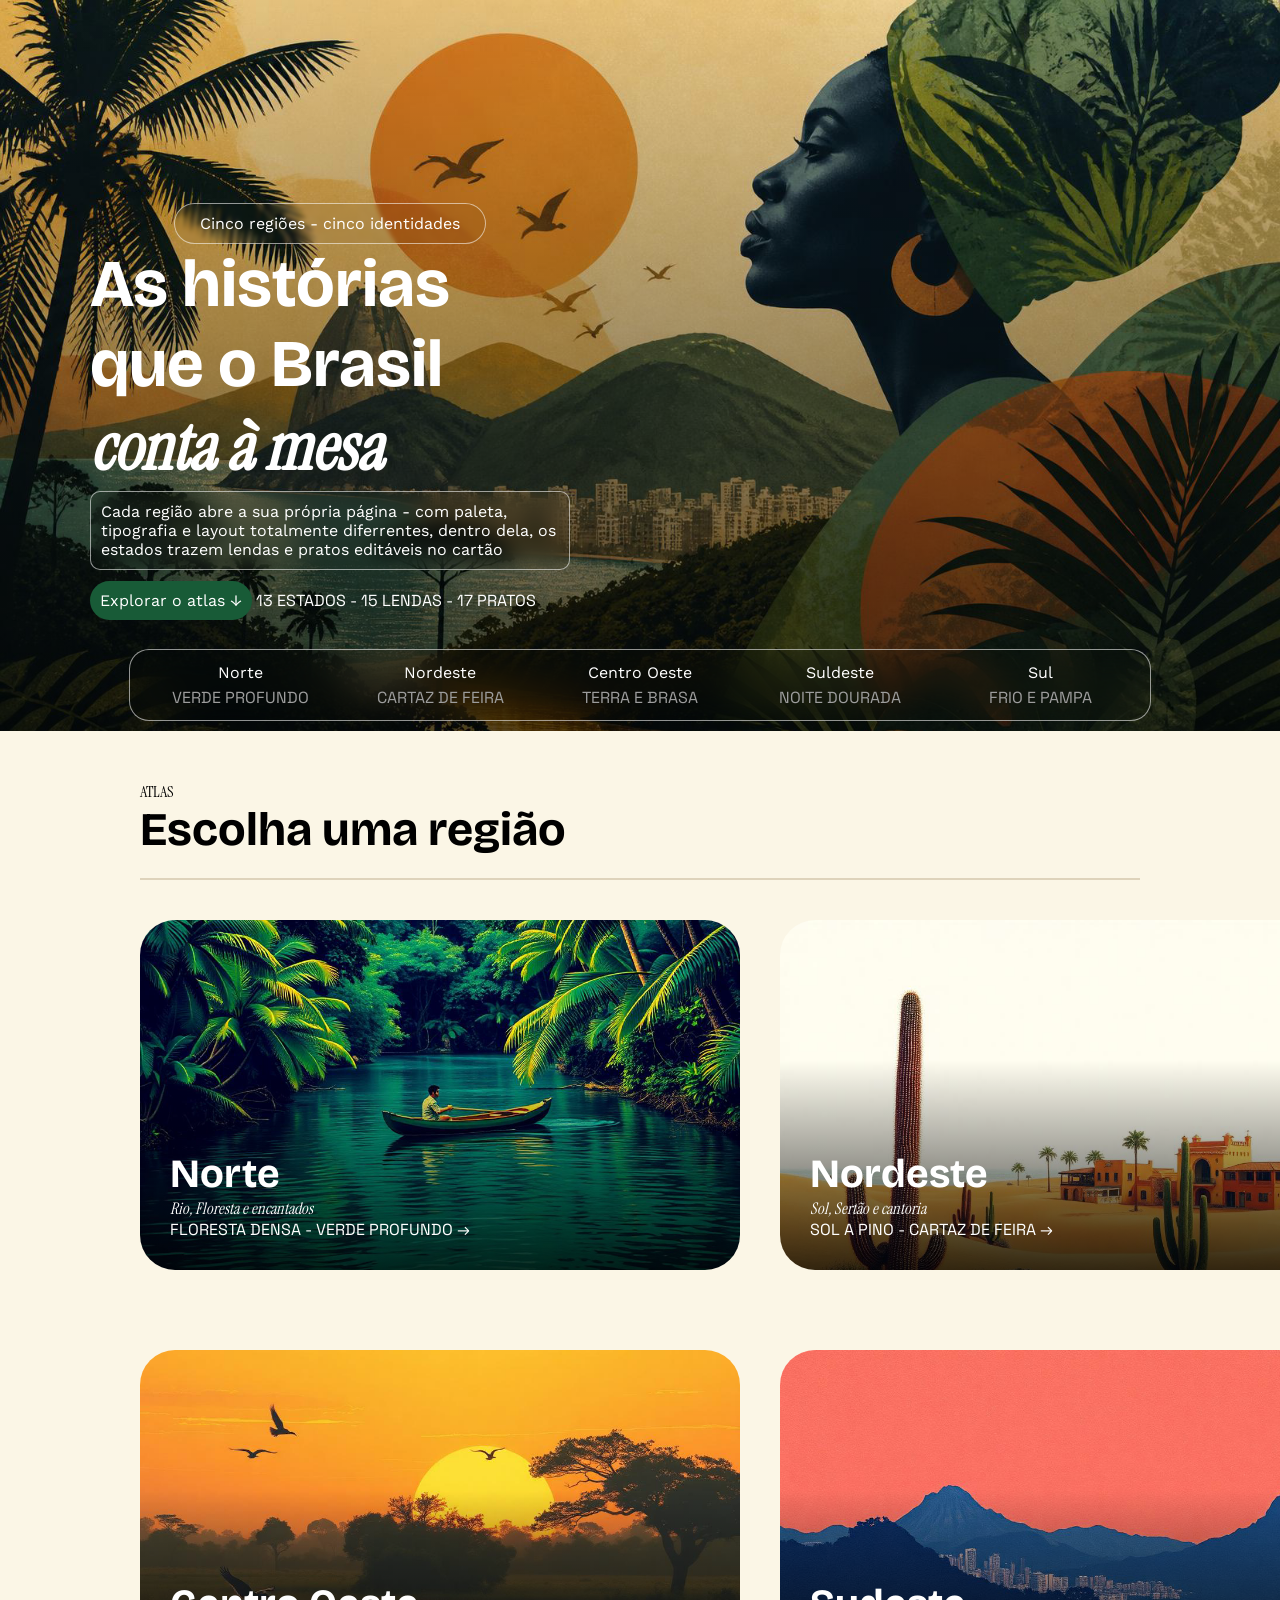
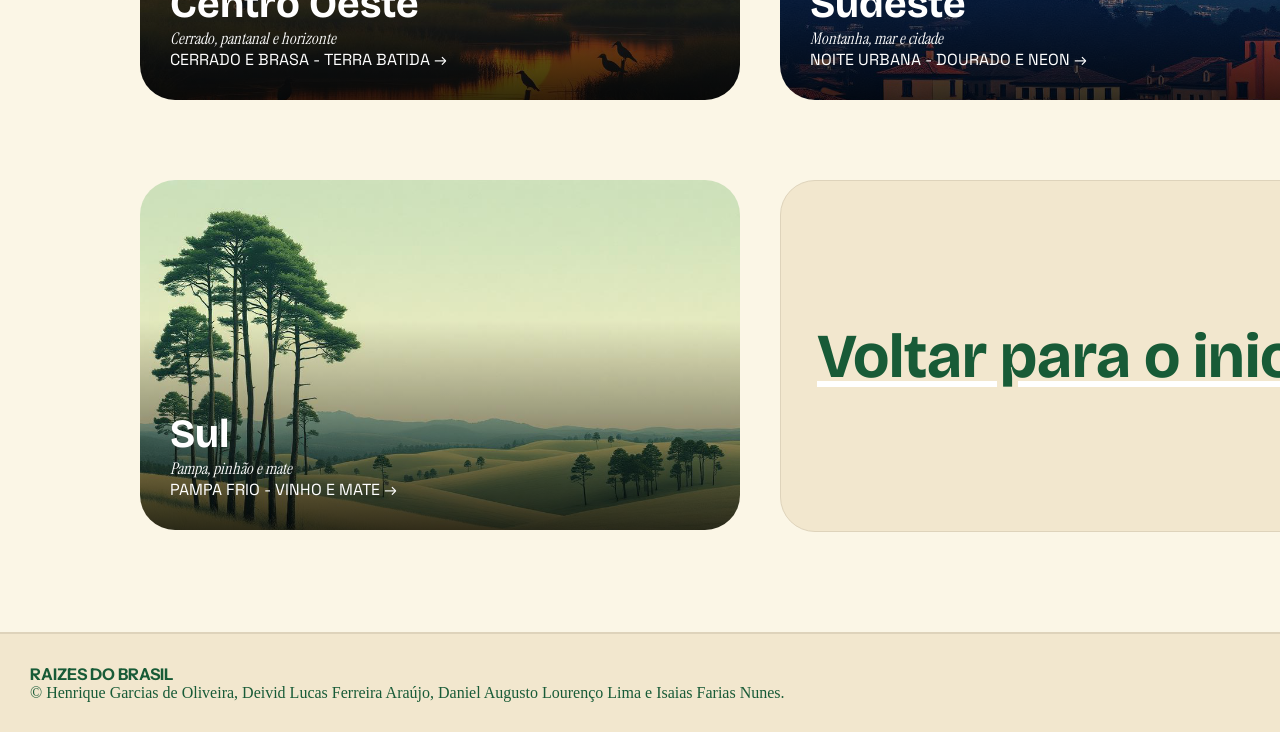
<file: index.html>
<!doctype html>
<html lang="pt-br">
    <head>
        <meta charset="UTF-8" />
        <meta name="viewport" content="width=device-width, initial-scale=1.0" />
        <title>Folclore Brasileiro</title>
        <link rel="icon" type="image/png" href="./Img/icon.png" />
        <link rel="stylesheet" href="style.css" />
    </head>
    <body>
        <header id="header">
            <div id="title">
                <p id="subtitle">Cinco regiões - cinco identidades</p>
                <h1 id="h1-1">As histórias<br />que o Brasil</h1>
                <h1 id="h1-2">conta à mesa</h1>
                <p id="subtext">
                    Cada região abre a sua própria página - com paleta,
                    tipografia e layout totalmente diferrentes, dentro dela, os
                    estados trazem lendas e pratos editáveis no cartão
                </p>
                <div>
                    <p>
                        <a href="#atlas">Explorar o atlas ↓</a> 13 ESTADOS - 15
                        LENDAS - 17 PRATOS
                    </p>
                </div>
            </div>
            <div class="container">
                <div class="box">
                    <p class="nameregions">Norte</p>
                    <p class="nameregions">Nordeste</p>
                    <p class="nameregions">Centro Oeste</p>
                    <p class="nameregions">Suldeste</p>
                    <p class="nameregions">Sul</p>
                </div>
                <div class="box">
                    <p class="exampleregions">VERDE PROFUNDO</p>
                    <p class="exampleregions">CARTAZ DE FEIRA</p>
                    <p class="exampleregions">TERRA E BRASA</p>
                    <p class="exampleregions">NOITE DOURADA</p>
                    <p class="exampleregions">FRIO E PAMPA</p>
                </div>
            </div>
        </header>
        <main>
            <div class="containertext">
                <p id="atlas">ATLAS</p>
                <h2>Escolha uma região</h2>
            </div>
            <article>
                <div class="container2">
                    <a href="./Regioes/norte.html">
                        <div class="card" id="norte">
                            <div class="textCard">
                                <h3>Norte</h3>
                                <p class="exampletextCard">
                                    Rio, Floresta e encantados
                                </p>
                                <p class="subtextCard">
                                    FLORESTA DENSA - VERDE PROFUNDO →
                                </p>
                            </div>
                        </div>
                    </a>
                    <a href="./Regioes/nordeste.html">
                        <div class="card" id="nordeste">
                            <div class="textCard">
                                <h3>Nordeste</h3>
                                <p class="exampletextCard">
                                    Sol, Sertão e cantoria
                                </p>
                                <p class="subtextCard">
                                    SOL A PINO - CARTAZ DE FEIRA →
                                </p>
                            </div>
                        </div>
                    </a>
                </div>
                <div class="container2">
                    <a href="./Regioes/centro-oeste.html">
                        <div class="card" id="centro-oeste">
                            <div class="textCard">
                                <h3>Centro Oeste</h3>
                                <p class="exampletextCard">
                                    Cerrado, pantanal e horizonte
                                </p>
                                <p class="subtextCard">
                                    CERRADO E BRASA - TERRA BATIDA →
                                </p>
                            </div>
                        </div>
                    </a>
                    <a href="./Regioes/sudeste.html">
                        <div class="card" id="suldeste">
                            <div class="textCard">
                                <h3>Sudeste</h3>
                                <p class="exampletextCard">
                                    Montanha, mar e cidade
                                </p>
                                <p class="subtextCard">
                                    NOITE URBANA - DOURADO E NEON →
                                </p>
                            </div>
                        </div>
                    </a>
                </div>
                <div class="container2">
                    <a href="./Regioes/sul.html">
                        <div class="card" id="sul">
                            <div class="textCard">
                                <h3>Sul</h3>
                                <p class="exampletextCard">
                                    Pampa, pinhão e mate
                                </p>
                                <p class="subtextCard">
                                    PAMPA FRIO - VINHO E MATE →
                                </p>
                            </div>
                        </div>
                    </a>
                    <a href="#header">
                        <div class="card" id="back">
                            <h3>Voltar para o inicio</h3>
                        </div>
                    </a>
                </div>
            </article>
        </main>
        <footer>
            <h6>RAIZES DO BRASIL</h6>
                <p id="footer-creditos">
                    &copy; Henrique Garcias de Oliveira, Deivid Lucas Ferreira Araújo, Daniel Augusto Lourenço Lima e Isaias Farias Nunes.
                </p>
        </footer>
    </body>
</html>
</file>
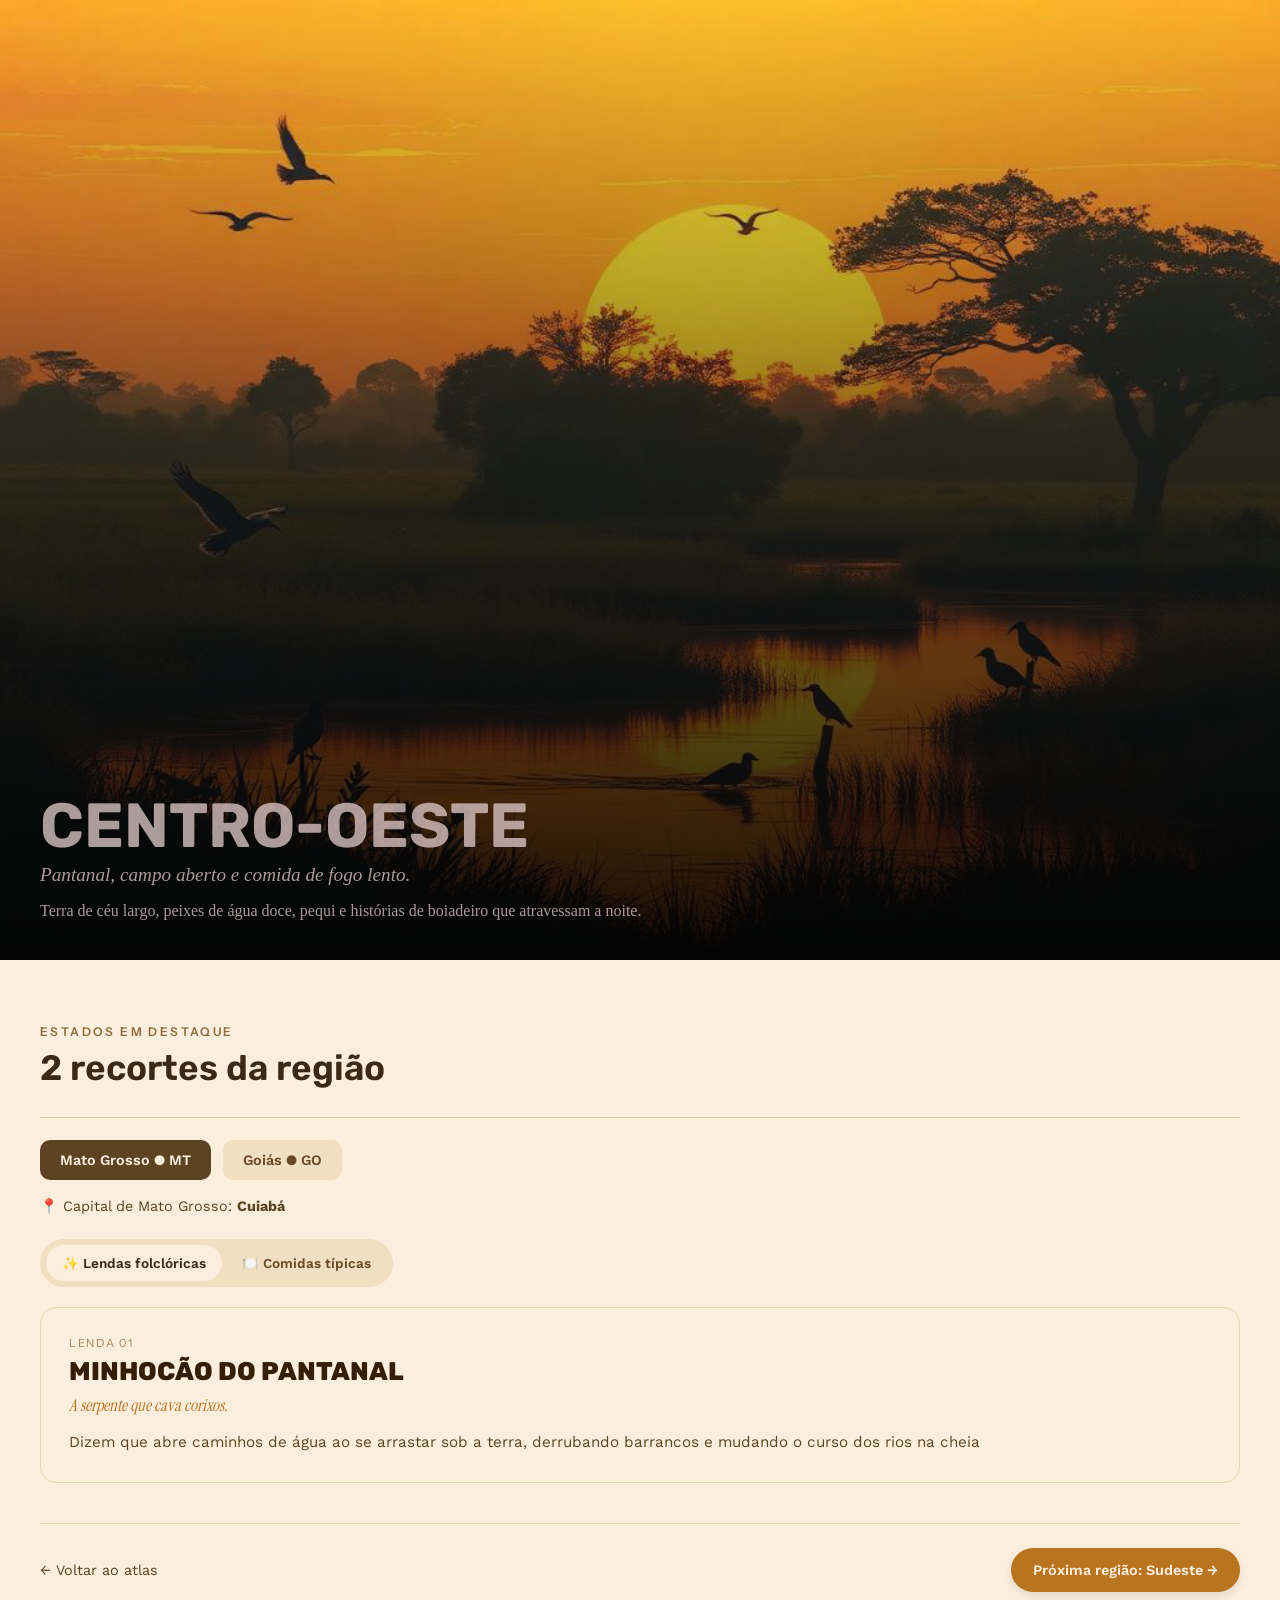
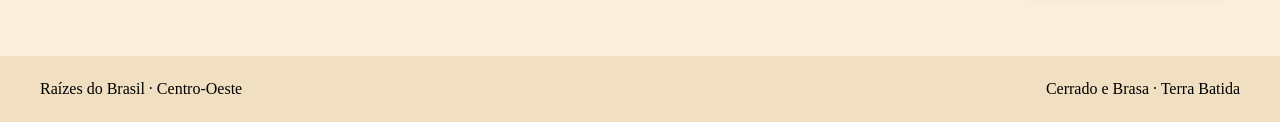
<file: Regioes/centro-oeste.html>
<!DOCTYPE html>
<html lang="pt-BR">
    <head>
        <meta charset="UTF-8">
        <meta name="viewport" content="width=device-width, initial-scale=1.0">
        <title>Região Centro-Oeste</title>
        <link rel="stylesheet" href="./styles/centro-oeste.css">
        <link rel="icon" type="image/png" href="../Img/regiao-centro-oeste.png" />
    </head>
    <body>
        <header id="header">
            <div id="title">
                <h1>Centro-Oeste</h1>
                <h2>Pantanal, campo aberto e comida de fogo lento.</h2>
                <p id="subtextitle">Terra de céu largo, peixes de água doce, pequi e histórias de boiadeiro que atravessam a noite.</p>
            </div>
        </header>
        <main>
            <section id="destaques">
                <div class="destaque-head">
                    <div>
                        <p class="main-title">Estados em destaque</p>
                        <h2>2 recortes da região</h2>
                    </div>
                </div>

                <div class="divider"></div>

                <div class="interface-estados">
                    <button class="interface-estado active" data-estado="Mato-Grosso" data-capital="Cuiabá" id="estado1" onclick="mudarEstado('matoGrosso')">
                        Mato Grosso <span>● MT</span>
                    </button>
                    <button class="interface-estado" data-estado="Goiás" data-capital="Goiânia" id="estado2" onclick="mudarEstado('goias')">
                        Goiás <span>● GO</span>
                    </button>
                </div>

                <p class="linha-capital" id="resEstado">
                    📍 Capital de <span id="capitalEstado">Mato Grosso</span>: <strong id="capitalNome">Cuiabá</strong>
                </p>

                <div class="interface-conteudo">
                    <button class="interface-cont active" data-tipo="Lendas" id="lendas" onclick="mudarCard('lendas')">✨ Lendas folclóricas</button>
                    <button class="interface-cont" data-tipo="comidas" id="comidas" onclick="mudarCard('comidas')">🍽️ Comidas típicas</button>
                </div>

                <article class="conteudo-card">
                    <p class="card-label" id="card">Lenda 01</p>
                    <h3 id="cardTitle">MINHOCÃO DO PANTANAL</h3>
                    <p class="card-frase" id="cardSubtitle">A serpente que cava corixos.</p>
                    <p class="card-texto" id="cardText">Dizem que abre caminhos de água ao se arrastar sob a terra, derrubando barrancos e mudando o curso dos rios na cheia</p>
                </article>

                <hr class="footer-divisor">
                <div class="footer-nav">
                    <a href="../index.html" class="link-voltar">← Voltar ao atlas</a>
                    <a href="./sudeste.html" class="btn-proxima">Próxima região: Sudeste →</a>
                </div>
            </section>
        </main>

        <footer>
            <p class="footer-marca">Raízes do Brasil · Centro-Oeste</p>
            <p class="footer-marca">Cerrado e Brasa · Terra Batida</p>
        </footer>
    </body>
    <script src="./scripts/centro-oeste.js"></script>
</html>
</file>
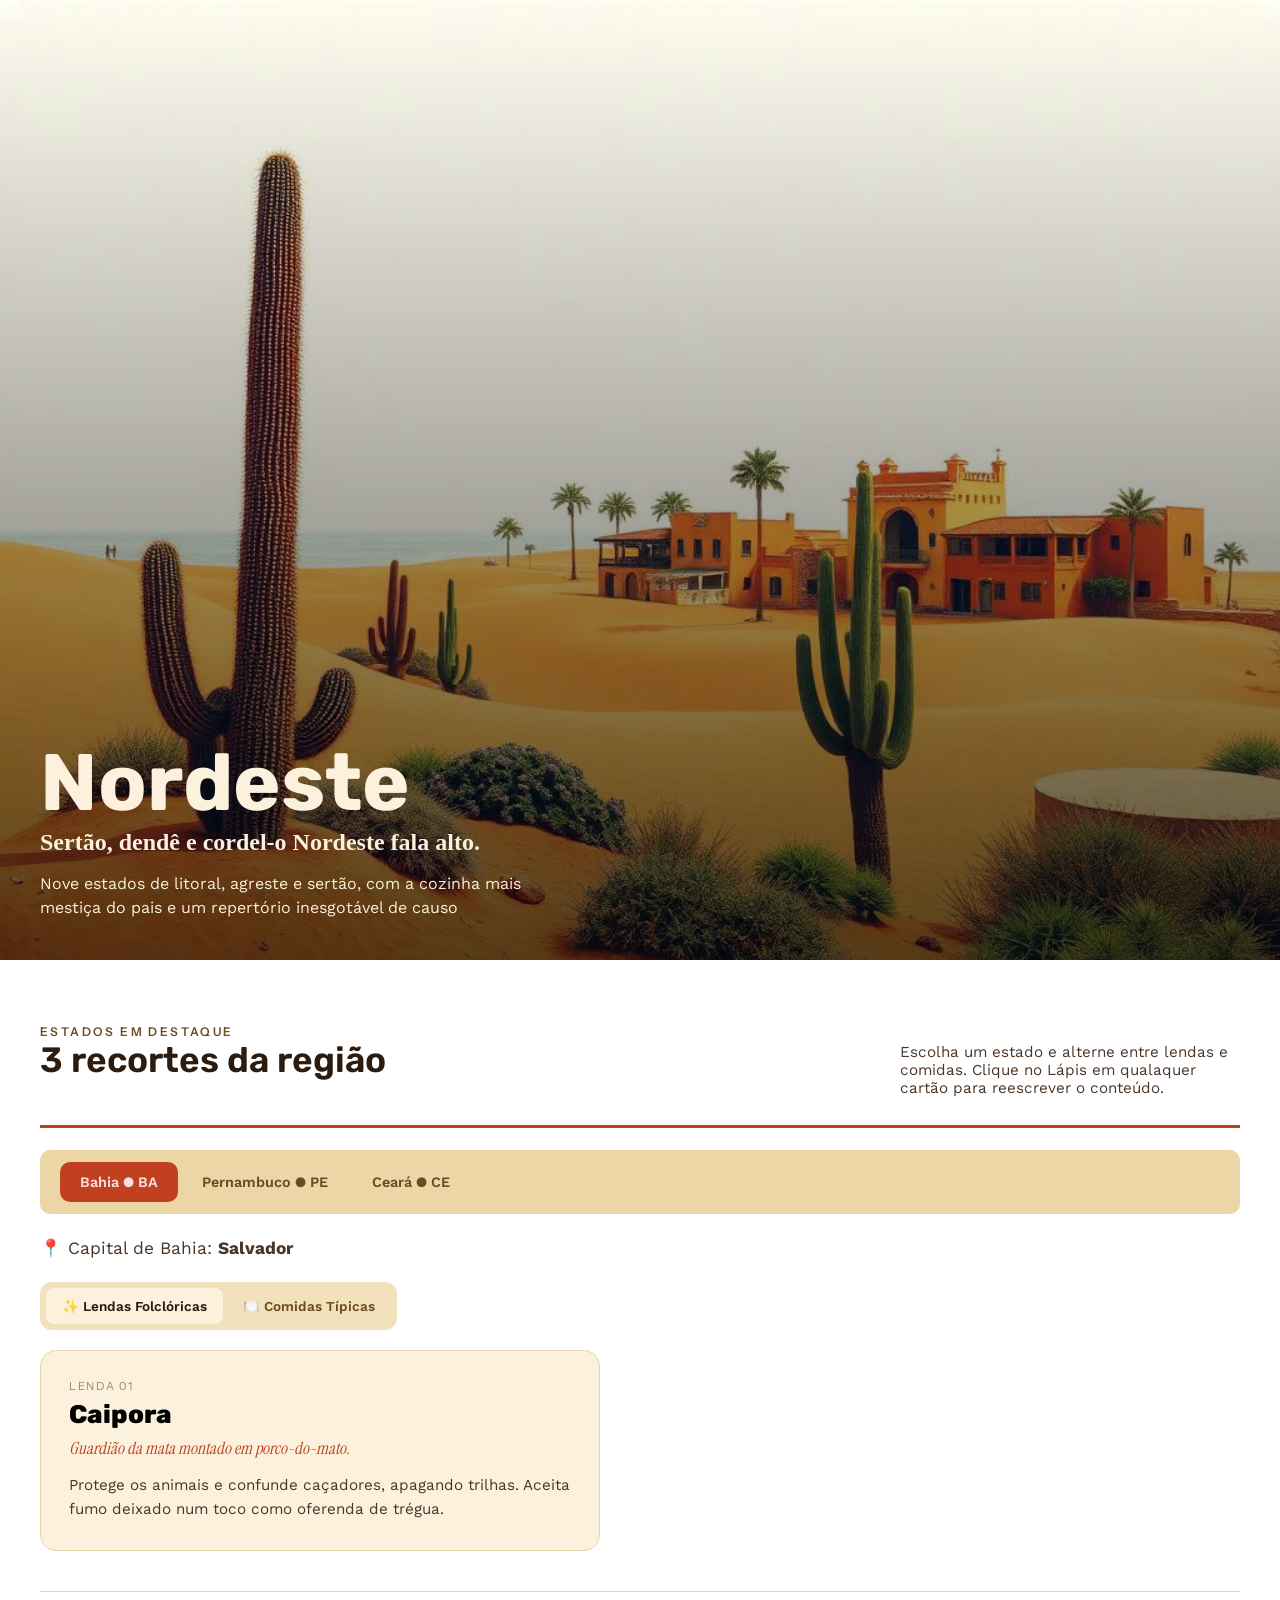
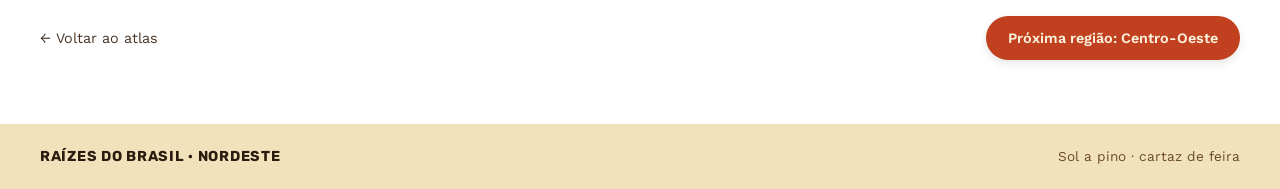
<file: Regioes/nordeste.html>
<!DOCTYPE html>
<html lang="pt-br">
    <head>
        <meta charset="UTF-8">
        <meta name="viewport" content="width=device-width, initial-scale=1.0">
        <title>Região Nordeste</title>
        <link rel="stylesheet" href="styles/nordeste.css">
        <link rel="icon" type="image/png" href="../Img/regiao-nordeste.png" />
    </head>
    <body>
        <header id="header">
            <div id="title">
                <h1>Nordeste</h1>
                <h2>Sertão, dendê e cordel-o Nordeste fala alto.</h2>
                
                <p id="subtexttile">Nove estados de litoral, agreste e sertão, com a cozinha mais mestiça do pais e um repertório inesgotável de causo</p>
            </div>
        </header>
    
        <main>
            <section id="destaques">
                <div class="destaque-head">
                    <div>
                        <p class="main-title">Estados em destaque</p>
                        <h2>3 recortes da região</h2>
                    </div>
                    <p class="destaque-instruçoes">
                        Escolha um estado e alterne entre lendas e comidas.
                        Clique no Lápis em qualaquer cartão para reescrever o conteúdo. 
                    </p>
                </div>

                <div class="divider"></div>

                <div class="interface-estados">
                    <button class="interface-estados active" data-estado="Bahia" data-capital="Salvador" id="estado1"  onclick="mudarEstado('bahia')">
                        Bahia <span>● BA</span>
                    </button>
                    <button class="interface-estados" data-estado="Pernambuco" data-capital="Recife" id="estado2" onclick="mudarEstado('pernambuco')">
                        Pernambuco <span>● PE</span>
                    </button>
                    <button class="interface-estados" data-estado="Ceará" data-capital="Fortaleza" id="estado3" onclick="mudarEstado('ceara')">
                        Ceará <span>● CE</span>
                    </button>                   
                </div>

                <p class="linha-capital" id="resEstado">
                    📍 Capital de <span id="capitalEstado">Bahia</span>: <strong id="capitalNome">Salvador</strong>
                </p>

                <div class="interface-conteudo">
                    <button class="interface-cont active" data-tipo="lendas" id="lendas" onclick="mudarCard('lendas')">✨ Lendas Folclóricas</button>
                    <button class="interface-cont" data-tipo="comidas" id="comidas" onclick="mudarCard('comidas')">🍽️ Comidas Típicas</button>
                </div>

                <article class="conteudo-card">
                    <p class="card-label" id="card">Lenda 01</p>
                    <h3 id="cardTitle">Caipora</h3>
                    <p class="card-frase" id="cardSubtitle">Guardião da mata montado em porco-do-mato.</p>
                    <p class="card-texto" id="cardText">
                        Protege os animais e confunde caçadores, apagando trilhas.
                        Aceita fumo deixado num toco como oferenda de trégua.
                    </p>
                </article>

                <hr class="footer-divisor">

                <div class="footer-nav">
                    <a href="../index.html" class="link-voltar">← Voltar ao atlas</a>
                    <a href="../Regioes/centro-oeste.html" class="btn-proxima">Próxima região: Centro-Oeste</a>
                </div>
            </section>

        </main>
        <footer>
            <p class="footer-marca">Raízes do Brasil · Nordeste</p>
            <p class="footer-tag">Sol a pino · cartaz de feira</p>
        </footer>
    </body>
    <script src="./scripts/nordeste.js"></script>
</html>
</file>
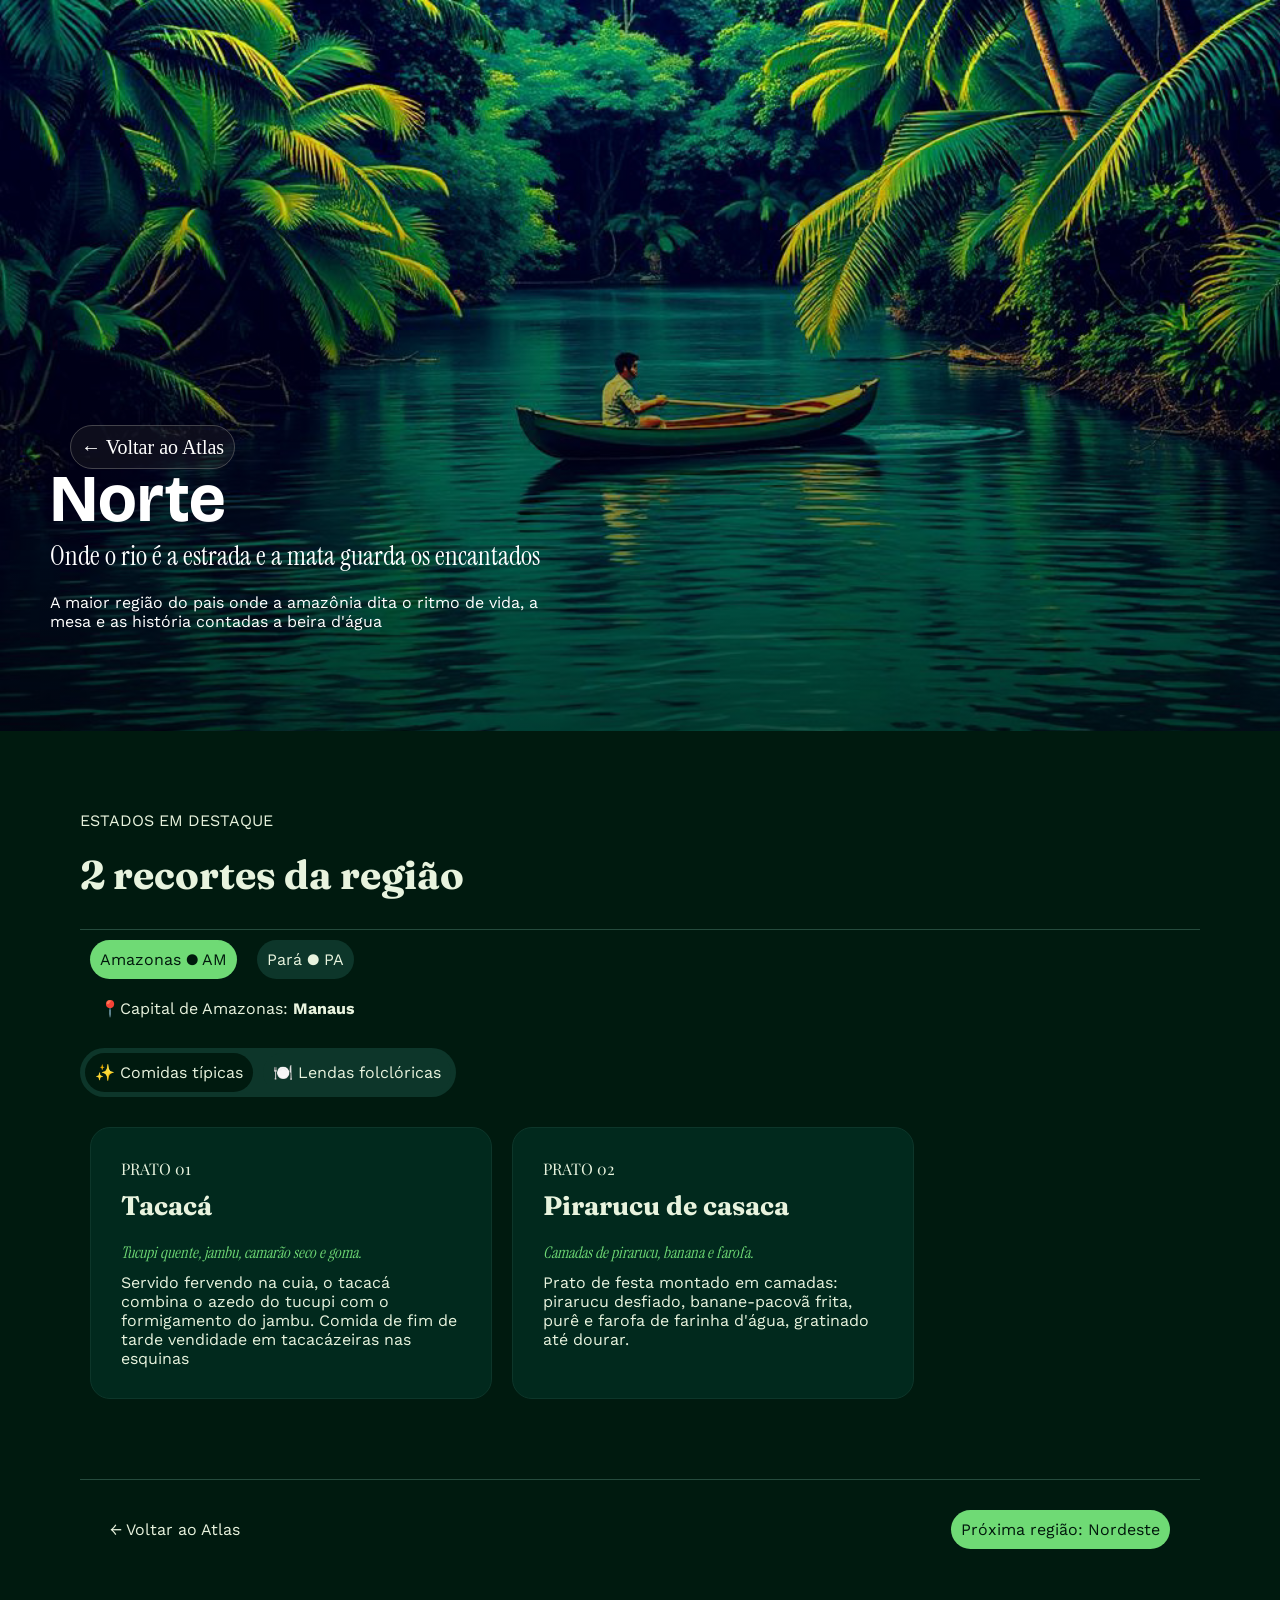
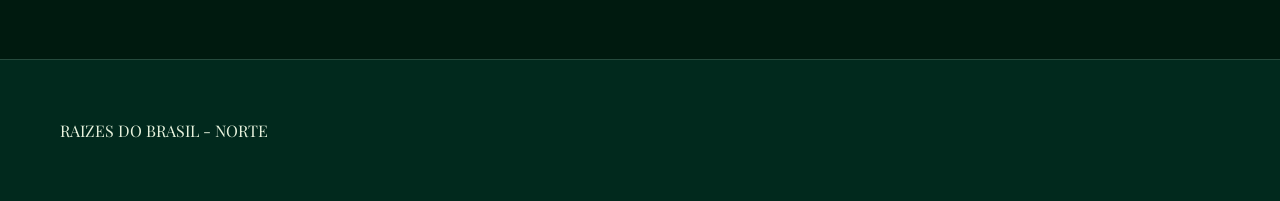
<file: Regioes/norte.html>
<!DOCTYPE html>
<html lang="pt-br">
<head>
    <meta charset="UTF-8">
    <meta name="viewport" content="width=device-width, initial-scale=1.0">
    <title>Região Norte</title>
    <link rel="stylesheet" href="./styles/norte.css">
    <link rel="icon" type="image/png" href="./Img/icon.png" />
</head>
<body>
    <header id="header">
        <div id="title">
            <a href="../index.html">← Voltar ao Atlas</a>
            <h1>Norte</h1>
            <p id="subtitle">Onde o rio é a estrada e a mata guarda os encantados</p>
            <p id="subtextTitle">A maior região do pais onde a amazônia dita o ritmo de vida, a mesa e as história contadas a beira d'água</p>
        </div>
    </header>
    <main>
        <div>
            <div id="containerText">
                <p>ESTADOS EM DESTAQUE</p>
                <h2>2 recortes da região</h2>
            </div>
            <div class="container">
                <p id="estado1" onclick="mudarEstado('amazonas')">Amazonas ● AM</p>
                <p id="estado2" onclick="mudarEstado('para')">Pará ● PA</p>
            </div>
            <p id="resEstado">📍Capital de Amazonas: <strong>Manaus</strong></p>
        </div>
        <div class="container">
            <div id="containerLendasComidas">
                <p id="lendas" onclick="mudarCard('comidas')">✨ Comidas típicas</p>
                <p id="comidas" onclick="mudarCard('lendas')">🍽️ Lendas folclóricas</p>
            </div>
        </div>
        <article>
            <div class="container2">
                <div class="card">
                    <div>
                        <p id="prato1">PRATO 01</p>
                        <h3 id="prato1Title">Tacacá</h3>
                        <p id="prato1Subtitle">Tucupi quente, jambu, camarão seco e goma.</p>
                        <p id="prato1Text">Servido fervendo na cuia, o tacacá combina o azedo do tucupi com o formigamento do jambu. Comida de fim de tarde vendidade em tacacázeiras nas esquinas</p>
                    </div>
                </div>
                <div class="card">
                    <div>
                        <p id="prato2">PRATO 02</p>
                        <h3 id="prato2Title">Pirarucu de casaca</h3>
                        <p id="prato2Subtitle">Camadas de pirarucu, banana e farofa.</p>
                        <p id="prato2Text">Prato de festa montado em camadas: pirarucu desfiado, banane-pacovã frita, purê e farofa de farinha d'água, gratinado até dourar.</p>
                    </div>
                </div>
            </div>
        </article>
        <div class="container3">
            <a href="../index.html">← Voltar ao Atlas</a>
            <a href="./nordeste.html" id="nextRegion">Próxima região: Nordeste</a>
        </div>
    </main>
    <footer>
        <p>RAIZES DO BRASIL - NORTE</p>
    </footer>
</body>
<script src="./scripts/norte.js"></script>
</html>
</file>
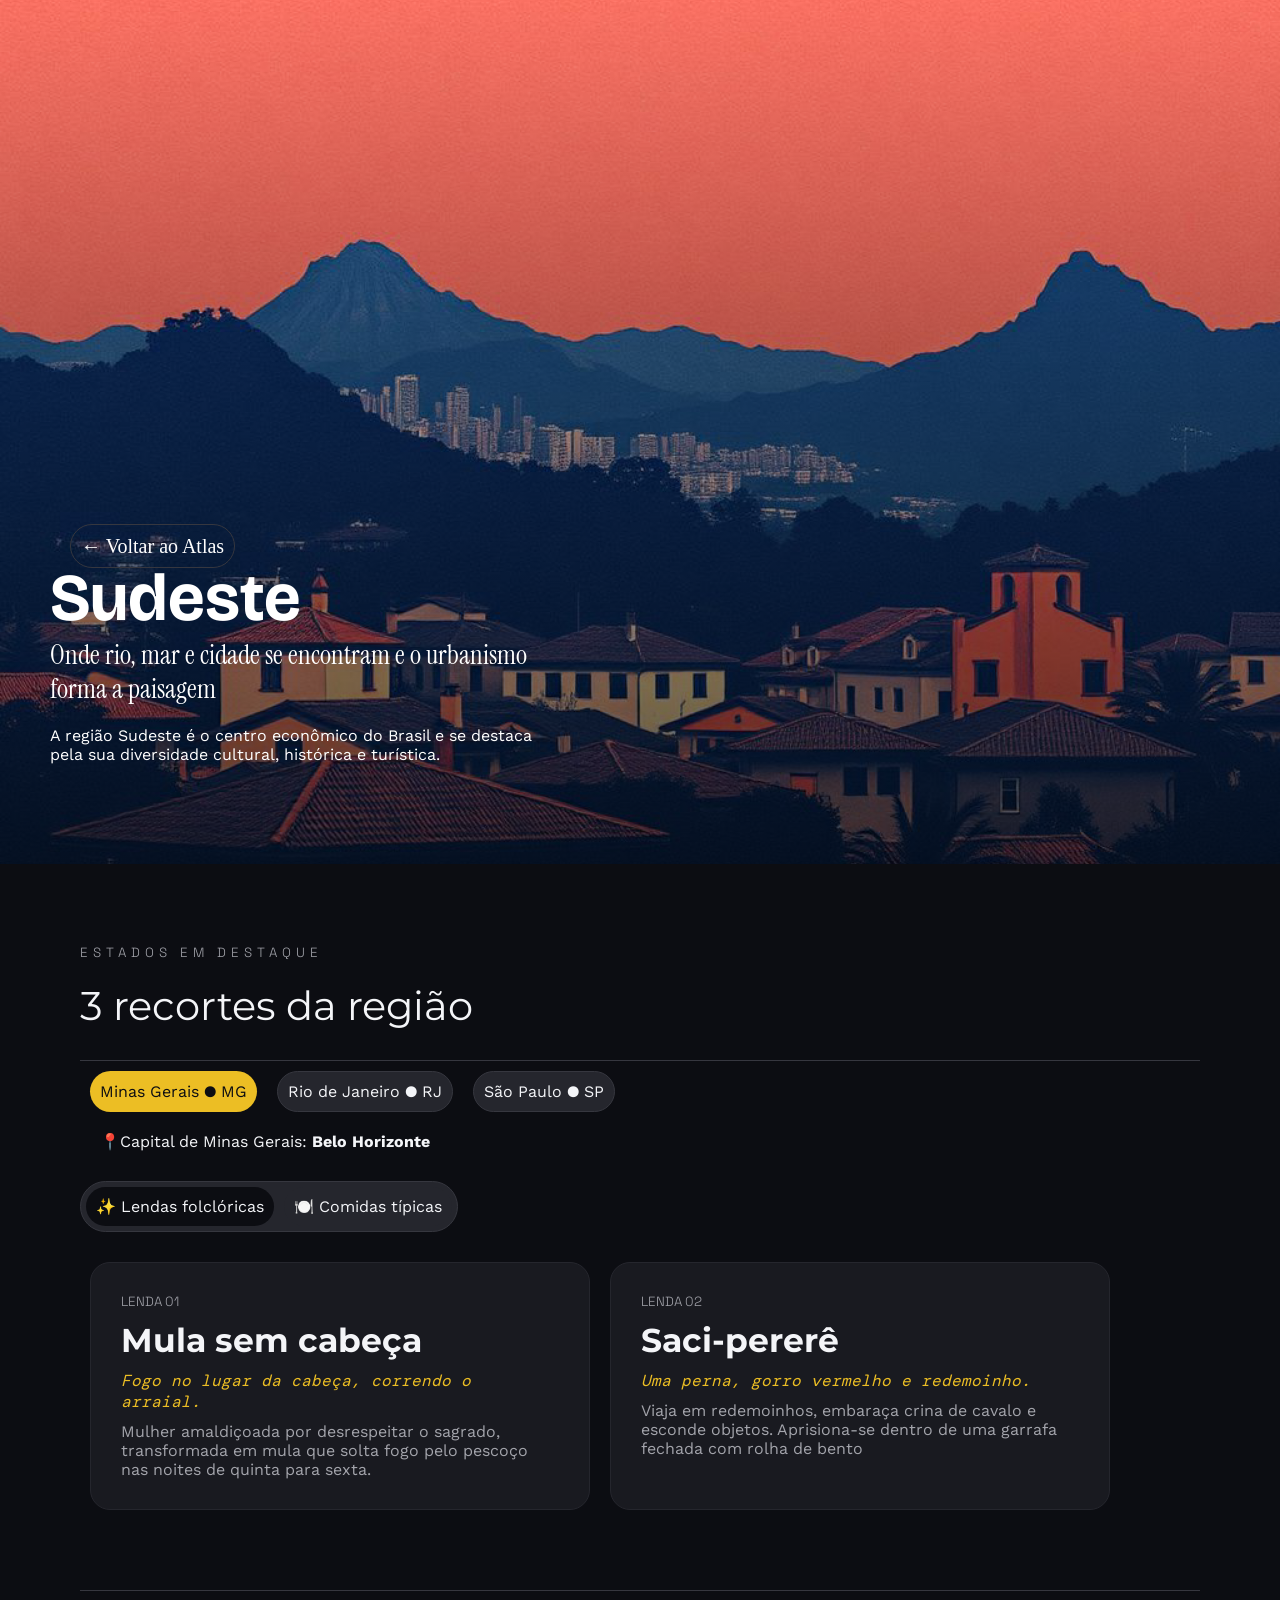
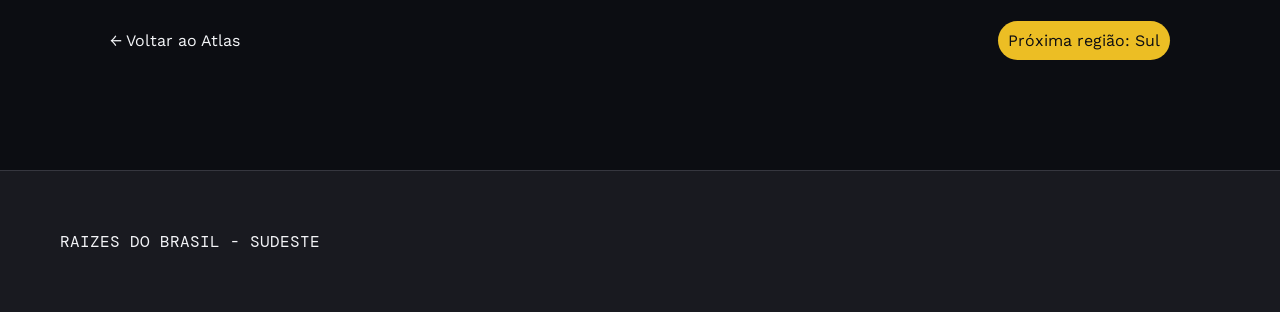
<file: Regioes/sudeste.html>
<!DOCTYPE html>
<html lang="pt-br">
<head>
    <meta charset="UTF-8">
    <meta name="viewport" content="width=device-width, initial-scale=1.0">
    <title>Suldeste</title>
    <link rel="stylesheet" href="./styles/suldeste.css">
</head>
<body>
    <header>
        <div id="title">
            <a href="../index.html">← Voltar ao Atlas</a>
            <h1>Sudeste</h1>
            <p id="subtitle">Onde rio, mar e cidade se encontram e o urbanismo forma a paisagem</p>
            <p id="subtextTitle">A região Sudeste é o centro econômico do Brasil e se destaca pela sua diversidade cultural, histórica e turística.</p>
        </div>
    </header>
    <main>
            <div id="containerText">
                <p>ESTADOS EM DESTAQUE</p>
                <h2>3 recortes da região</h2>
            </div>
            <div class="container">
                <p id="estado1" onclick="mudarEstado('minasGerais')">Minas Gerais ● MG</p>
                <p id="estado2" onclick="mudarEstado('rioDeJaneiro')">Rio de Janeiro ● RJ</p>
                <p id="estado3" onclick="mudarEstado('saoPaulo')">São Paulo ● SP</p>
            </div>
            <p id="resEstado">📍Capital de Minas Gerais: <strong>Belo Horizonte</strong></p>
        </div>
        <div class="container">
            <div id="containerLendasComidas">
                <p id="lendas" onclick="mudarCard('lendas')">✨ Lendas folclóricas</p>
                <p id="comidas" onclick="mudarCard('comidas')">🍽️ Comidas típicas</p>
            </div>
        </div>
        <article>
            <div class="container2">
                <div class="card">
                    <div>
                        <p id="lenda01">LENDA 01</p>
                        <h3 id="lenda01Title">Mula sem cabeça</h3>
                        <p id="lenda01Subtitle">Fogo no lugar da cabeça, correndo o arraial.</p>
                        <p id="lenda01Text">Mulher amaldiçoada por desrespeitar o sagrado, transformada em mula que solta fogo pelo pescoço nas noites de quinta para sexta.</p>
                    </div>
                </div>
                <div class="card">
                    <div>
                        <p id="lenda02">LENDA 02</p>
                        <h3 id="lenda02Title">Saci-pererê</h3>
                        <p id="lenda02Subtitle">Uma perna, gorro vermelho e redemoinho.</p>
                        <p id="lenda02Text">Viaja em redemoinhos, embaraça crina de cavalo e esconde objetos. Aprisiona-se dentro de uma garrafa fechada com rolha de bento</p>
                    </div>
                </div>
            </div>
        </article>
        <div class="container3">
            <a href="../index.html">← Voltar ao Atlas</a>
            <a href="./sul.html" id="nextRegion">Próxima região: Sul</a>
        </div>
    </main>
    <footer>
        <p>RAIZES DO BRASIL - SUDESTE</p>
    </footer>
</body>
<script src="./scripts/sudeste.js"></script>
</html>
</file>
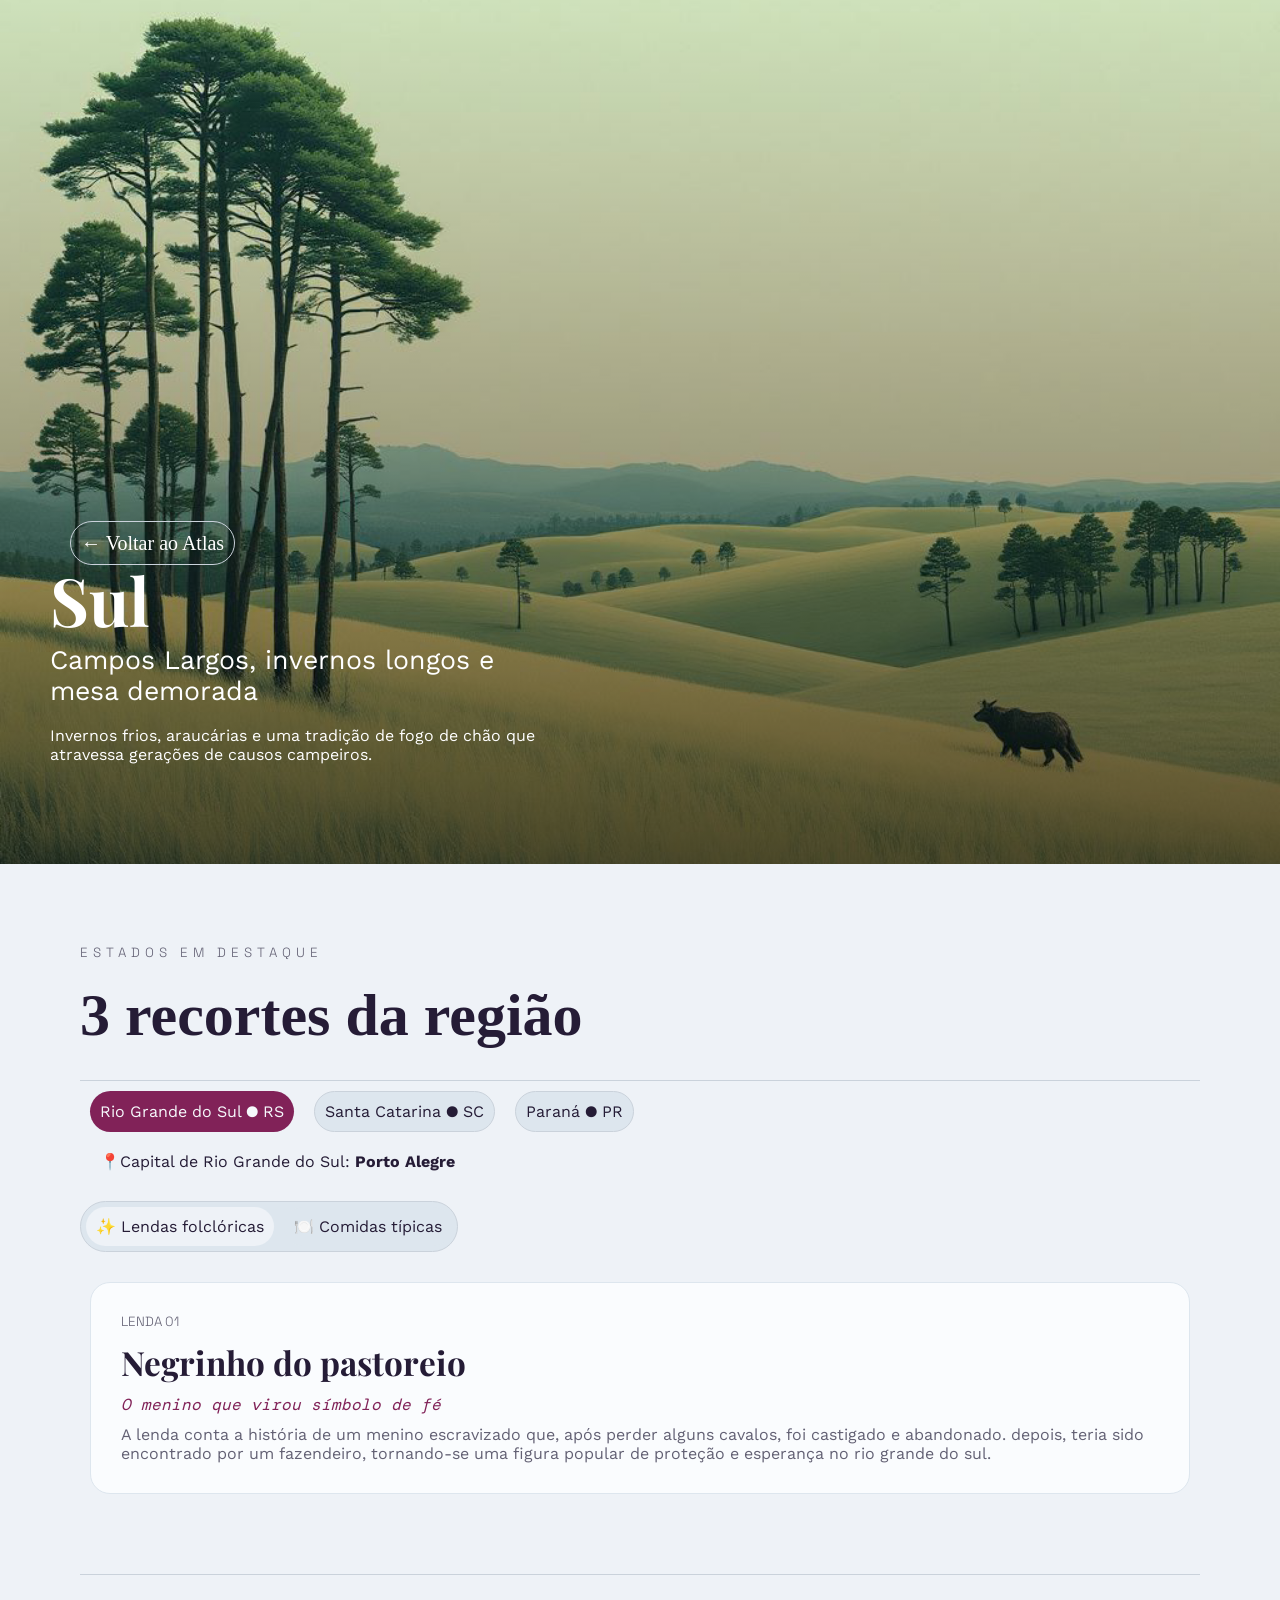
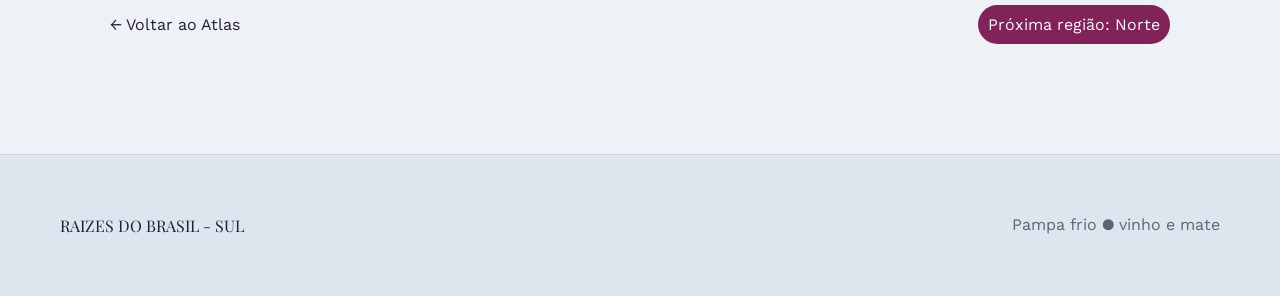
<file: Regioes/sul.html>
<!DOCTYPE html>
<html lang="pt-br">
<head>
    <meta charset="UTF-8">
    <meta name="viewport" content="width=device-width, initial-scale=1.0">
    <title>Sul</title>
    <link rel="stylesheet" href="./styles/sul.css">
</head>
<body>
    <header>
        <div id="title">
            <a href="../index.html">← Voltar ao Atlas</a>
            <h1>Sul</h1>
            <p id="subtitle">Campos Largos, invernos longos e mesa demorada</p>
            <p id="subtextTitle">Invernos frios, araucárias e uma tradição de fogo de chão que atravessa gerações de causos campeiros.</p>
        </div>
    </header>
    <main>
            <div id="containerText">
                <p>ESTADOS EM DESTAQUE</p>
                <h2>3 recortes da região</h2>
            </div>
            <div class="container">
                <p id="estado1" onclick="mudarEstado('rioGrandeDoSul')">Rio Grande do Sul ● RS</p>
                <p id="estado2" onclick="mudarEstado('santaCatarina')">Santa Catarina ● SC</p>
                <p id="estado3" onclick="mudarEstado('parana')">Paraná ● PR</p>
            </div>
            <p id="resEstado">📍Capital de Rio Grande do Sul: <strong>Porto Alegre</strong></p>
        </div>
        <div class="container">
            <div id="containerLendasComidas">
                <p id="lendas" onclick="mudarCard('lendas')">✨ Lendas folclóricas</p>
                <p id="comidas" onclick="mudarCard('comidas')">🍽️ Comidas típicas</p>
            </div>
        </div>
        <article>
            <div class="container2">
                <div class="card">
                    <div>
                        <p id="lenda01">LENDA 01</p>
                        <h3 id="lenda01Title">Negrinho do pastoreio</h3>
                        <p id="lenda01Subtitle">O menino que virou símbolo de fé</p>
                        <p id="lenda01Text">A lenda conta a história de um menino escravizado que, após perder alguns cavalos, foi castigado e abandonado. depois, teria sido encontrado por um fazendeiro, tornando-se uma figura popular de proteção e esperança no rio grande do sul.</p>
                    </div>
                </div>
            </div>
        </article>
        <div class="container3">
            <a href="../index.html">← Voltar ao Atlas</a>
            <a href="./norte.html" id="nextRegion">Próxima região: Norte</a>
        </div>
    </main>
    <footer>
        <p>RAIZES DO BRASIL - SUL</p>
        <p id="textfooter">Pampa frio ● vinho e mate</p>
    </footer>
</body>
<script src="./scripts/sul.js"></script>
</html>
</file>
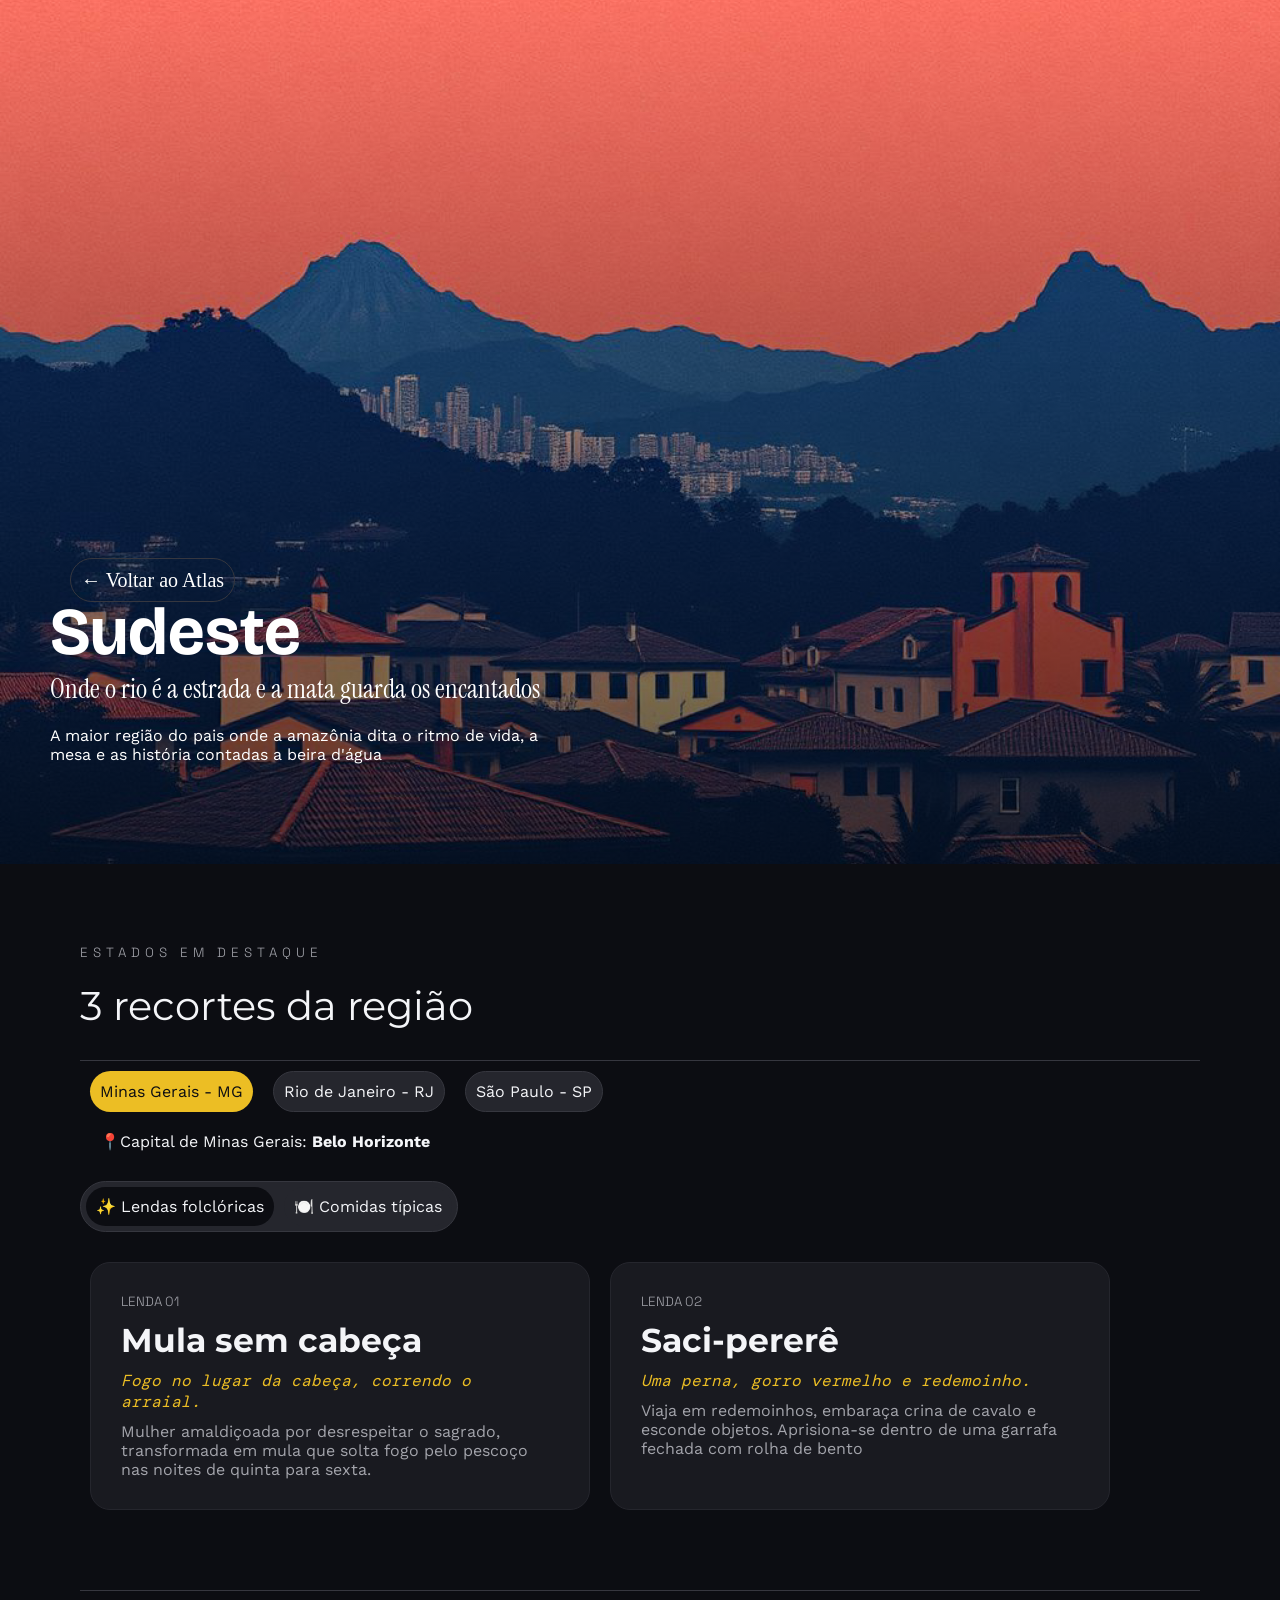
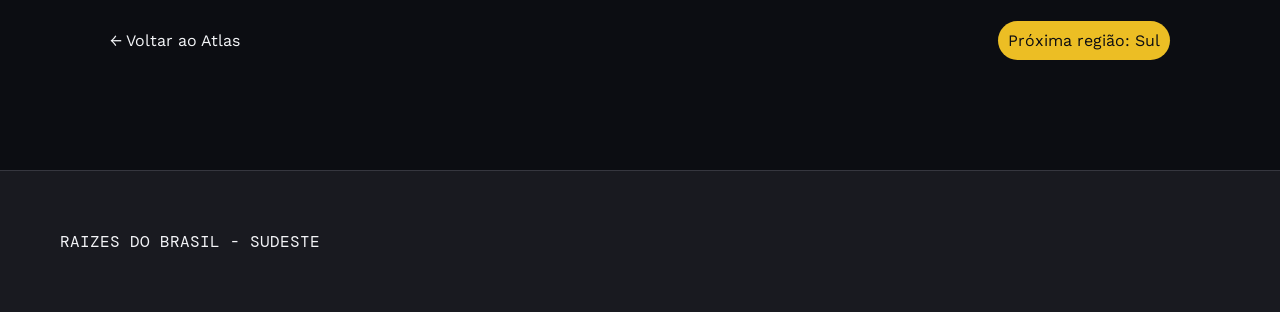
<file: Regioes/suldeste.html>
<!DOCTYPE html>
<html lang="pt-br">
<head>
    <meta charset="UTF-8">
    <meta name="viewport" content="width=device-width, initial-scale=1.0">
    <title>Suldeste</title>
    <link rel="stylesheet" href="./styles/suldeste.css">
</head>
<body>
    <header>
        <div id="title">
            <a href="../index.html">← Voltar ao Atlas</a>
            <h1>Sudeste</h1>
            <p id="subtitle">Onde o rio é a estrada e a mata guarda os encantados</p>
            <p id="subtextTitle">A maior região do pais onde a amazônia dita o ritmo de vida, a mesa e as história contadas a beira d'água</p>
        </div>
    </header>
    <main>
            <div id="containerText">
                <p>ESTADOS EM DESTAQUE</p>
                <h2>3 recortes da região</h2>
            </div>
            <div class="container">
                <p id="estado1" onclick="mudarEstado('minasGerais')">Minas Gerais - MG</p>
                <p id="estado2" onclick="mudarEstado('rioDeJaneiro')">Rio de Janeiro - RJ</p>
                <p id="estado3" onclick="mudarEstado('saoPaulo')">São Paulo - SP</p>
            </div>
            <p id="resEstado">📍Capital de Minas Gerais: <strong>Belo Horizonte</strong></p>
        </div>
        <div class="container">
            <div id="containerLendasComidas">
                <p id="lendas" onclick="mudarCard('comidas')">✨ Lendas folclóricas</p>
                <p id="comidas" onclick="mudarCard('lendas')">🍽️ Comidas típicas</p>
            </div>
        </div>
        <article>
            <div class="container2">
                <div class="card">
                    <div>
                        <p id="lenda01">LENDA 01</p>
                        <h3 id="lenda01Title">Mula sem cabeça</h3>
                        <p id="lenda01Subtitle">Fogo no lugar da cabeça, correndo o arraial.</p>
                        <p id="lenda01Text">Mulher amaldiçoada por desrespeitar o sagrado, transformada em mula que solta fogo pelo pescoço nas noites de quinta para sexta.</p>
                    </div>
                </div>
                <div class="card">
                    <div>
                        <p id="lenda02">LENDA 02</p>
                        <h3 id="lenda02Title">Saci-pererê</h3>
                        <p id="lenda02Subtitle">Uma perna, gorro vermelho e redemoinho.</p>
                        <p id="lenda02Text">Viaja em redemoinhos, embaraça crina de cavalo e esconde objetos. Aprisiona-se dentro de uma garrafa fechada com rolha de bento</p>
                    </div>
                </div>
            </div>
        </article>
        <div class="container3">
            <a href="../index.html">← Voltar ao Atlas</a>
            <a href="./sul.html" id="nextRegion">Próxima região: Sul</a>
        </div>
    </main>
    <footer>
        <p>RAIZES DO BRASIL - SUDESTE</p>
    </footer>
</body>
</html>
</file>
<file: style.css>
* {
    margin: 0px;
    padding: 0px;
}
/* Defininfo cores */
:root {
    --agua: rgba(0, 0, 0, 0.038);
    --transparente: rgba(0, 0, 0, 0);
    --preto-translucido: rgba(0, 0, 0, 0.8);
    --verde: #185b37;
    --cor-footer-secondary: #f2e7ce;
    --cor-border: #ded3bb;
    --cor-background: #fbf6e6;
}
/*Definindo as fontes*/
@font-face {
    font-family: "Bricolage";
    src: url("fonts/BricolageGrotesque-VariableFont_opsz\,wdth\,wght\ \(1\).ttf");
}
@font-face {
    font-family: "Caveat";
    src: url("./fonts/Caveat-VariableFont_wght.ttf");
}
@font-face {
    font-family: "WorkSans";
    src: url("./fonts/WorkSans-VariableFont_wght.ttf");
}
@font-face {
    font-family: "SpaceGrotesk";
    src: url("./fonts/SpaceGrotesk-VariableFont_wght.ttf");
}
@font-face {
    font-family: "InstrumentSans";
    src: url("./fonts/InstrumentSans-VariableFont_wdth\,wght.ttf");
}
@font-face {
    font-family: "InstrumentSerif";
    src: url("./fonts/InstrumentSerif-Regular.ttf");
}
body {
    background-color: var(--cor-background);
}
header {
    color: white;

    background-image: linear-gradient(var(--agua), rgba(0, 0, 0, 0.652)), url("./Img/hero-brasil.png");
    min-height: 731px;

    background-position: top center;
    background-repeat: no-repeat;
    background-size: 100% auto;

    position: relative;
}
#title {
    color: white;
    width: 480px;

    position: absolute;
    bottom: 0;
    left: 0;

    margin-left: 90px;
    margin-bottom: 120px;

    display: block;
}
#subtitle {
    margin: auto;
    text-align: center;
    width: 290px;

    border-radius: 290px;
    border: 1px solid rgba(255, 255, 255, 0.56);

    background-color: var(--agua);
    backdrop-filter: blur(2px);

    padding: 10px;

    font-family: "WorkSans";
}
#h1-1 {
    font-family: "Bricolage";
    font-size: 50pt;
}
#h1-2 {
    font-family: "InstrumentSerif";
    font-style: italic;
    font-size: 50pt;
}
#subtext {
    font-family: "WorkSans";

    background-color: var(--agua);
    backdrop-filter: blur(10px);

    border-radius: 10px;
    border: 1px solid rgba(255, 255, 255, 0.56);

    padding: 10px;
}
#title div p {
    margin-top: 20px;
    font-family: "SpaceGrotesk";
}
#title div p a {
    font-family: "WorkSans";
    text-decoration: none;

    background-color: var(--verde);
    color: white;

    padding: 10px;

    border-radius: 100px;

    transition: 0.3s;
}
#title div p a:hover {
    transition: 0.3s;
    background-color: #1c673f;
    padding: 15px;
    font-size: 12pt;
}
.container {
    width: 1000px;

    position: absolute;
    bottom: 0;
    left: 0;
    right: 0;
    margin: 0 auto;

    margin-bottom: 10px;

    background-color: var(--agua);
    backdrop-filter: blur(20px);
    padding: 10px;

    border-radius: 20px;
    border: 1px solid rgba(255, 255, 255, 0.56);
}
.box {
    display: flex;

    height: 25px;
}
.box p {
    width: 240px;
    text-align: center;

    margin: auto;
}
.nameregions {
    font-family: "WorkSans";
}
.exampleregions {
    font-family: "SpaceGrotesk";
    color: rgb(157, 157, 157);
}
main p {
    font-family: "InstrumentSerif";
}
h2 {
    font-family: "Bricolage";
    font-size: 35pt;
}
main {
    margin: 20px;
    margin-left: 140px;
    margin-right: 140px;
    margin-top: 50px;

    padding-bottom: 40px;
}
.containertext {
    border-bottom: 2px solid var(--cor-border);
    padding-bottom: 20px;
}
.container2 {
    display: flex;
}
.container2 a {
    color: white;
}
.card {
    position: relative;

    background-repeat: no-repeat;
    background-size: cover;

    margin: 40px;
    margin-left: 0px;

    border-radius: 35px;

    width: 600px;
    height: 350px;

    color: white;

    overflow: hidden;

    transition: 0.3s;
}
.card:hover {
    transition: 0.3s;
    transform: scale(1.01);
    box-shadow: 0px 0px 10px 10px rgba(0, 0, 0, 0.17);
}
.card:hover .textCard {
    transition: 0.3s;

    margin-bottom: 50px;
}
.textCard h3 {
    font-family: "Bricolage";
    font-size: 30pt;
    top: auto;
}
.exampletextCard {
    font-family: "InstrumentSerif";
    font-style: italic;
}
.textCard {
    bottom: 0;
    left: 0;
    position: absolute;
    margin-left: 30px;
    margin-bottom: 30px;

    transition: 0.3s;
}
.subtextCard {
    font-family: "SpaceGrotesk";
}
#norte {
    background-image:
        linear-gradient(transparent 40%, var(--preto-translucido) 100%),
        url("./Img/regiao-norte.jpg");

    transition: 0.3s;
}
#nordeste {
    background-image:
        linear-gradient(transparent 40%, var(--preto-translucido) 100%),
        url("./Img/regiao-nordeste.png");
}
#centro-oeste {
    background-image:
        linear-gradient(transparent 40%, var(--preto-translucido) 100%),
        url("./Img/regiao-centro-oeste.png");
}
#suldeste {
    background-image:
        linear-gradient(transparent 40%, var(--preto-translucido) 100%),
        url("./Img/regiao-sudeste.png");
}
#sul {
    background-image:
        linear-gradient(transparent 40%, var(--preto-translucido) 100%),
        url("./Img/regiao-sul.png");
}
#back {
    background-color: var(--cor-footer-secondary);
    border: 1px solid  var(--cor-border);

    font-family: "Bricolage";
    font-size: 40pt;

    text-decoration: none;
    text-align: center;

    color: var(--verde);

    align-items: center;
    justify-content: center;
    display: flex;
}
#back h3 {
    text-decoration: none;
    
}
footer {
    border-top: 2px solid var(--cor-border);
    padding: 30px;
    background-color: var(--cor-footer-secondary);
    font-family: "InstrumentSans";
    color: var(--verde);
    font-size: 18pt;
}
#footer-creditos {
    font-family: "InstumentSans";
    font-size: 1rem;   
}
</file>
<file: Regioes/styles/centro-oeste.css>
* {
    margin: 0px;
    padding: 0px;
    box-sizing: border-box;
}

@font-face {
    font-family: "Bricolage";
    src: url("fonts/BricolageGrotesque-VariableFont_opsz\,wdth\,wght\ \(1\).ttf");
}
@font-face {
    font-family: "Caveat";
    src: url("../../fonts/Caveat-VariableFont_wght.ttf");
}
@font-face {
    font-family: "WorkSans";
    src: url("../../fonts/WorkSans-VariableFont_wght.ttf");
}
@font-face {
    font-family: "SpaceGrotesk";
    src: url("../../fonts/SpaceGrotesk-VariableFont_wght.ttf");
}
@font-face {
    font-family: "InstrumentSans";
    src: url("../../fonts/InstrumentSans-VariableFont_wdth\,wght.ttf");
}
@font-face {
    font-family: "InstrumentSerif";
    src: url("../../fonts/InstrumentSerif-Regular.ttf");
}
@font-face {
   font-family: "bebas-neue";
   src: url("../../fonts/BebasNeue-Regular.ttf");
}
@font-face {
    font-family: "Rubik";
    src: url("../../fonts/Rubik-VariableFont_wght.ttf");
}

body {
    background-color: #fbeedd;

}

header {
    background-image: linear-gradient(rgba(0, 0, 0, 0), rgba(0, 0, 0, 0.9) 100%),
    url('../../Img/regiao-centro-oeste.png');
    background-size: cover;
    background-position: center;
    background-repeat: no-repeat;
    min-height: 960px;

    display: flex;
    flex-direction: column;
    justify-content: flex-end;
    padding: 40px;
    color: rgba(228, 205, 205, 0.747);
}

#title h1 {
    font-family: "Rubik", sans-serif;
    font-size: 3.9rem;
    text-transform: uppercase;
    line-height: 0.95;
    margin-bottom: 8px;

}

#title h2 {
    font-family: "InstumentSerif",serif;
    font-style: italic;
    font-weight: 400;
    font-size: 1.2rem;
    margin-bottom: 16px;
}

#subtexttile {
    font-family: "WorkSans", sans-serif;
    font-size: 1rem;
    line-height: 1.5;
    max-width: 500px;
}
/* Destaques */

#destaques {
    max-width: 1280px;
    margin: 0 auto;
    padding: 64px 40px;
    background: #fbeedd;  
}

.destaque-head {
    display: flex;
    justify-content: space-between;
    align-items: flex-end;
    flex-wrap: wrap;
    gap: 32px;
}

.main-title {
    font-family: "InstrumentSans", sans-serif;
    font-size: 0.75rem;
    font-weight: 600;
    letter-spacing: 0.2em;
    text-transform: uppercase;
    color: #8a6a3a;
    margin-bottom: 8px;
}

.destaque-head h2 {
    font-family: "Rubik", sans-serif;
    font-weight: 600;
    font-size: 2.2rem;
    color: #3a2a15;
}

.destaque-instuçoes {
    font-family: "WorkSans", sans-serif;
    max-width: 340px;
    font-size: 0.95rem;
    color: #5c4423;
}

.divider {
    height: 1px;
    background: #e0c9a0;
    margin: 28px 0 22px;
}

/*Botões estado*/

.interface-estados {
    display: flex;
    gap: 12px;
    margin-bottom: 18px;   
}

.interface-estado {
    font-family: "WorkSans", sans-serif;
    font-weight: 600;
    font-size: 0.9rem;
    padding: 12px 20px;
    border: none;
    border-radius: 10px;
    background-color: #f0dfc0;
    color: #6b4a26;
    cursor: pointer;
    transition: transform 0.2s ease, background 0.2s ease;
}

.interface-estado:hover {
    background: #e6cfa0;
    transform: translateY(-2px);
}

.interface-estado.active {
    background: #5c4423;
    color: #fbeedd;
}

.linha-capital {
    font-family: "WorkSans", sans-serif;
    font-size: 0.9rem;
    color: #5c4423;
    margin-bottom: 24px;
}

/* Botões de conteúdo (lendas e comidas) */
.interface-conteudo {
    display: inline-flex;
    gap: 4px;
    background: #f0dfc0;
    padding: 6px;
    border-radius: 999px;
    margin-bottom: 20px;
}

.interface-cont {
    font-family: "WorkSans", sans-serif;
    font-weight: 600;
    font-size: 0.85rem;
    padding: 10px 16px;
    border: none;
    border-radius: 999px;
    background: transparent;
    color: #6b4a26;
    cursor: pointer;
    transition: background 0.2s ease, color 0.2 ease;
}

.interface-cont:hover {
    background: rgba(251, 238, 221, 0.6);
}

.interface-cont.active {
    background: #fbeedd;
    color: #3a2a15;
}

/*Conteúdo do Card*/
.conteudo-card {
    background: #fbeedd;
    border: 1px solid #e8d6ac;
    border-radius: 16px;
    padding: 28px;
    max-width: 560;
    position: relative;
    overflow: hidden;
    transition: transform 0.25s ease, box-shadow 0.25s ease;
}

.conteudo-card:hover {
    transform: translateY(-4px);
    box-shadow: 0 12px 24px rgba(58, 42, 21, 0.12);
}
.card-label {
    font-family: "InstrumentSans", sans-serif;
    font-size: 0.7rem;
    letter-spacing: 0.15em;
    text-transform: uppercase;
    color: #a8825a;
    margin-bottom: 6px;
}
.conteudo-card h3 {
    font-family: "Rubik", sans-serif;
    color: #351e08;
    font-weight: 800;
    font-size: 1.6rem;
    margin-bottom: 8px;
}

.card-frase {
    font-family: "InstrumentSerif", sans-serif;
    font-style: italic;
    color: #b9741f;
    font-size: 1.05rem;
    margin-bottom: 14px;
}

.card-texto {
    font-family: "WorkSans", sans-serif;
    font-size: 0.95rem;
    line-height: 1.6;
    color: #5c4423;
}

/*Ródapé da seção*/
.footer-divisor {
    border: none;
    border-top: 1px solid #e8d6ac;
    margin: 40px 0 24px;
}

.footer-nav {
    display: flex;
    justify-content: space-between;
    align-items: center;
}

.link-voltar {
    font-family: "WorkSans", sans-serif;
    font-size: 0.9rem;
    color: #5c4423;
    text-decoration: none;
    transform: transform 0.2s ease, color 0.2s ease;
}
.link-voltar:hover{
    color: #b9741f;
    transform: translateY(-2px);
}

.btn-proxima {
    font-family: "WorkSans", sans-serif;
    font-weight: 600;
    font-size: 0.9rem;
    background: #b9741f;
    color: #fbeedd;
    padding: 14px 22px;
    border-radius: 999px;
    text-decoration: none;
    transition: background 0.2s ease, transform 0.2s ease;
    box-shadow: 0 4px 8px rgba(44, 27, 15, 0.1);
}
.btn-proxima:hover {
    background: #995f19;
    transform: translateY(-2px);
}

/*Footer da página*/
footer {
    display: flex;
    justify-content: space-between;
    align-items: center;
    padding: 24px 40px;
    background: #f0dfc0;   
}

footer-marca {
    font-family: "Rubik", sans-serif;
    font-weight: 700;
    font-size: 0.9rem;
    letter-spacing: 0.05em;
    text-transform: uppercase;
    color: #3a2a15;
}

.footer-tag {
    font-family: "WorkSans", sans-serif;
    font-size: 0.85rem;
    color: #6b4a26;
}
</file>
<file: Regioes/styles/nordeste.css>
* {
    margin: 0px;
    padding: 0px;
    box-sizing: border-box;
}
/*Definindo as fontes*/
@font-face {
    font-family: "Bricolage";
    src: url("fonts/BricolageGrotesque-VariableFont_opsz\,wdth\,wght\ \(1\).ttf");
}
@font-face {
    font-family: "Caveat";
    src: url("../../fonts/Caveat-VariableFont_wght.ttf");
}
@font-face {
    font-family: "WorkSans";
    src: url("../../fonts/WorkSans-VariableFont_wght.ttf");
}
@font-face {
    font-family: "SpaceGrotesk";
    src: url("../../fonts/SpaceGrotesk-VariableFont_wght.ttf");
}
@font-face {
    font-family: "InstrumentSans";
    src: url("../../fonts/InstrumentSans-VariableFont_wdth\,wght.ttf");
}
@font-face {
    font-family: "InstrumentSerif";
    src: url("../../fonts/InstrumentSerif-Regular.ttf");
}
@font-face {
   font-family: "bebas-neue";
   src: url("../../fonts/BebasNeue-Regular.ttf");
}
@font-face {
    font-family: "Rubik";
    src: url("../../fonts/Rubik-VariableFont_wght.ttf");
}

header {
    background-image: linear-gradient(to top, rgba(0, 0, 0, 0.652), rgba(0, 0, 0, 0) 100%),
    url('../../Img/regiao-nordeste.png');
    background-size: cover;
    background-position: center;
    background-repeat: no-repeat;
    min-height: 960px; 

    display: flex;
    flex-direction: column;
    justify-content: flex-end;
    padding: 40px;
    
}
h2 {
    margin-bottom: 16px;
}

#title {
    max-width: 700px;
    color: #fbf1dc;  
}

#title h1 {
    font-family: "Rubik", sans-serif;
    font-size: 5rem;
    transform: uppercase;
    line-height: 0.95;   
    margin-bottom: 8px;
}

#subtitle {
    font-family: "InstrumentSerif";
    font-style: italic;
    font-size: 1.2rem;
    margin-bottom: 16px;
}

#subtexttile {
    font-family: "WorkSans", sans-serif;
    font-size: 1rem;
    line-height: 1.5;
    max-width: 500px;
}

#destaques {
    max-width: 1280px;
    margin: 0 auto;
    padding: 64px 40px;
}

.destaque-head {
    display: flex;
    justify-content: space-between;
    align-items: flex-end;
    flex-wrap: wrap;
    gap: 32px;
}

.main-title {
    font-family: "instrumentSans", sans-serif;
    font-size: 0.75rem;
    font-weight: 600;
    letter-spacing: 0.2em;
    text-transform: uppercase;
    color: #6b4a26;
    margin-bottom: top;
}

.destaque-head h2 {
    font-family: "Rubik", sans-serif;
    font-weight: 600;
    font-size: 2.2rem;
    color: #2c1b0f
}

.destaque-instruçoes {
    font-family: "WorkSans", sans-serif;
    max-width: 340px;
    font-size: 0.95rem;
    color: #4a3527
}

.divider {
    height: 3px;
    background: #c1401f;
    margin: 28px 0 22px;
}

.interface-estados {
    font-family: "WorkSans", sans-serif;
    font-weight: 600;
    font-size: 0.9rem;
    padding: 12px 20px;
    border: none;
    border-radius: 10px;
    background: #ecd6a6;
    color: #6b4a26;
    cursor: pointer;
    transition: transform 0.2s ease, background 0.2s ease;
    
}

.interface-estados:hover {
    background: #e0c48a;
    transform: translateY(-2px);
    border: 0.5px solid #f1704f60;
    
}

.interface-estados.active {
    background: #c1401f;
    color: #fbdedc;
    
}

.linha-capital {
    font-family: "WorkSans", sans-serif;
    font-size: 0.9rem;
    color: #4a3527;
    margin-bottom: 24px;
    margin-top: 24px;
    font-size: 13pt;
}

.interface-conteudo {
    display: inline-flex;
    gap: 4px;
    background: #f2e2bb;
    padding: 6px;
    border-radius: 12px;
    margin-bottom: 20px;
}

.interface-cont {
    font-family: "WorkSans", sans-serif;
    font-weight: 600;
    font-size: 0.85rem;
    padding: 10px 16px;
    border: none;
    border-radius: 8px;
    background: transparent;
    color: #6b4a26;
    cursor: pointer;
    transition: background 0.2s ease, color 0.2s ease, box-shadow 0.2s ease;
}

.interface-cont:hover {
    background: rgba(251, 241, 220, 0.5);
}

.interface-cont.active {  
    background: #fbf1dc;
    color:#2c1b0f;
}

.conteudo-card {
    background: #fbf1dc;
    border: 1px solid #e8d6ac;
    border-radius: 16px;
    padding: 28px;
    max-width: 560px;
    position: relative;
    overflow: hidden;
    transition: transform 0.25s ease, box-shadow 0.25s ease;
}

.conteudo-card:hover {
    transform: translateY(-4px);
    box-shadow: 0 12px 24px rgba(44, 27, 15, 0.12);
}

.card-label {
    font-family: "instrumentSans", sans-serif;
    font-size: 0.7rem;
    letter-spacing: 0.15em;
    text-transform: uppercase;
    color: #a8825a;
    margin-bottom: 6px;
}

.conteudo-card h3 {
    font-family: "Rubik", sans-serif;
    font-weight: 800;
    font-size: 1.6rem;
    margin-bottom: 8px;
}

.card-frase {
    font-family: "InstrumentSerif", sans-serif;
    font-style:italic;
    color: #c1401f;
    font-size: 1.05rem;
    margin-bottom: 14px;
}

.card-texto {
    font-family: "WorkSans", sans-serif;
    font-size: 0.95rem;
    line-height: 1.6;
    color: #4a3527;
}
.footer-divisor {
    border: none;
    border-top: 1px solid #e8d6ac;
    margin: 40px 0 24px;
}

.footer-nav {
    display: flex;
    justify-content: space-between;
    align-items: center;
}
.link-voltar {
    font-family: "WorkSans", sans-serif;
    font-size: 0.9rem;
    color: #4a3527;
    text-decoration: none;
    transition: transform 0.2s ease, color 0.2s ease;
}

.link-voltar:hover {
    color: #c1401f;
    transform: translateY(-2px);
}

.btn-proxima {
    font-family: "WorkSans", sans-serif;
    font-weight: 600;
    font-size: 0.9rem;   
    background: #c1401f;
    color: #fbf1dc;
    padding: 14px 22px;
    border-radius: 999px;
    text-decoration: none;
    transition: background 0.2s ease, transform 0.2s ease;
    box-shadow: 0 4px 8px rgba(44, 27, 15, 0.1);
}

.btn-proxima:hover {
    background: #a82f17;
    transform: translateY(-2px);
    
}

footer {
    display: flex;
    justify-content: space-between;
    align-items: center;
    padding: 24px 40px;
    background: #f2e2bb;
}

.footer-marca {
    font-family: "Rubik", sans-serif;
    font-weight: 700;
    font-size: 0.9rem;
    letter-spacing: 0.05em;
    text-transform: uppercase;
    color: #2c1b0f;
}

.footer-tag {
    font-family: "WorkSans", sans-serif;
    font-size: 0.85rem;
    color: #6b4a26;
}
</file>
<file: Regioes/styles/norte.css>
* {
    margin: 0px;
    padding: 0px;
}
/* Defininfo cores */
:root {
    --transparente: rgba(0, 0, 0, 0);
    --agua: rgba(49, 49, 49, 0.279);
    --border-white: rgba(126, 126, 126, 0.488);
    --background: #001a0f;
    --foreground: #e8f3de;
    --border: #254b3d;
    --primary: #6fda75;
    --primary-foreground: #00180c;
    --secondary: #0d362a;
    --card: #01291d;
    --foreground-secondary: #6fda75;
}
/*Definindo as fontes*/
@font-face {
    font-family: "Bricolage";
    src: url("../../fonts/BricolageGrotesque-VariableFont_opsz\,wdth\,wght\ \(1\).ttf");
}
@font-face {
    font-family: "WorkSans";
    src: url("../../fonts/WorkSans-VariableFont_wght.ttf");
}
@font-face {
    font-family: "SpaceGrotesk";
    src: url("../../fonts/SpaceGrotesk-VariableFont_wght.ttf");
}
@font-face {
    font-family: "InstrumentSans";
    src: url("../../fonts/InstrumentSans-VariableFont_wdth\,wght.ttf");
}
@font-face {
    font-family: "InstrumentSerif";
    src: url("../../fonts/InstrumentSerif-Regular.ttf");
}
@font-face {
    font-family: "Playfair";
    src: url("../../fonts/PlayfairDisplay-VariableFont_wght.ttf");
}
@font-face {
    font-family: "Fraunces";
    src: url("../../fonts/Fraunces-VariableFont_SOFT\,WONK\,opsz\,wght.ttf");
}

body {
    background-color: var(--background);
    color: var(--foreground);
}
header {
    background-image:
        linear-gradient(var(--transparente), rgba(0, 0, 0, 0.652)),
        url("../../Img/regiao-norte.jpg");

    background-repeat: no-repeat;
    background-size: 100% auto;
    background-position: top center;

    height: 731px;

    color: white;

    position: relative;
}
#title {
    position: absolute;

    display: block;

    bottom: 0;
    left: 0;

    margin-left: 50px;
    margin-bottom: 100px;

    width: 500px;
}
#title a {
    color: white;
    text-decoration: none;

    font-size: 15pt;

    margin: 20px;
    text-align: center;

    background-color: var(--agua);
    backdrop-filter: blur(10px);

    padding: 10px;

    border-radius: 30px;

    border: 1px solid var(--border-white);

    transition: 0.3s;
}
#title a:hover {
    transition: 0.3s;

    font-size: 18pt;
    box-shadow: 0px 0px 0px white;
}
h1 {
    font-family: "Bricolage";
    font-size: 50pt;
}
#subtitle {
    font-family: "InstrumentSerif";
    font-size: 20pt;

    margin-bottom: 20px;
}
#subtextTitle {
    font-family: "WorkSans";
}

main {
    margin: 80px;
}
#containerText {
    padding-bottom: 30px;

    border-bottom: 1px solid var(--border);
}
#containerText p {
    font-family: "WorkSans";
}
#containerText h2 {
    font-size: 30pt;
    margin-top: 20px;

    font-family: "Fraunces";
}

.container {
    display: flex;
}
#estado1 {
    background-color: var(--primary);
    color: var(--primary-foreground);

    padding: 10px;

    border-radius: 30px;

    margin: 10px;

    align-items: center;
    justify-content: center;
    display: flex;

    font-family: "WorkSans";

    transition: 0.3s;
}
#estado1:hover {
    transition: 0.3s;

    padding: 15px;

    cursor: pointer;
}
#estado2 {
    background-color: var(--secondary);
    color: var(--foreground);

    padding: 10px;

    border-radius: 30px;

    margin: 10px;

    font-family: "WorkSans";

    display: flex;
    align-items: center;
    justify-content: center;

    transition: 0.3s;
}
#estado2:hover {
    transition: 0.3s;

    padding: 15px;

    cursor: pointer;
}
#resEstado {
    font-family: "WorkSans";
    margin: 10px;
    margin-left: 20px;
}

.container div {
    display: flex;

    background-color: var(--secondary);

    padding: 5px;
    margin-top: 20px;

    border-radius: 40px;
}
#lendas {
    background-color: var(--background);
    color: var(--foreground);

    font-family: "WorkSans";

    padding: 10px;
    margin-right: 5px;

    border-radius: 50px;

    display: flex;
    align-items: center;
    justify-content: center;

    transition: 0.3s;
}
#lendas:hover {
    transition: 0.3s;

    padding: 15px;
    cursor: pointer;
}
#comidas {
    background-color: var(--secondary);
    color: var(--foreground);

    font-family: "WorkSans";

    padding: 10px;
    margin-left: 5px;

    border-radius: 50px;

    display: flex;
    align-items: center;
    justify-content: center;

    transition: 0.3s;
}
#comidas:hover {
    transition: 0.3s;

    padding: 15px;
    cursor: pointer;
}
.container2 {
    display: flex;
}
.card {
    display: block;

    border: 1px solid var(--secondary);
    background-color: var(--card);

    border-radius: 20px;

    width: 400px;

    margin: 10px;
    margin-top: 30px;
    margin-bottom: 30px;

    transition: 0.3s; 
}
.card:hover {
    transition: 0.3s;
    padding: 10px;
    box-shadow: 0 0 10px 10px rgba(0, 0, 0, 0.8);

}
.card div {
    margin: 30px;
}
#prato1, #prato2 {
    font-family: "Playfair";
    display: block;

    margin-bottom: 10px;
}
#prato2Title, #prato1Title {
    font-family: "Fraunces";
    margin-bottom: 20px;
    font-size: 20pt;
}
#prato2Subtitle, #prato1Subtitle {
    font-family: "InstrumentSerif";
    font-style: italic;
    color: var(--foreground-secondary);
    margin-bottom: 10px;
}
#prato2Text, #prato1Text {
    font-family: "WorkSans";
}
article {
    padding-bottom: 50px;
    border-bottom: 1px solid var(--border);
}
.container3 {
    display: flex;
    justify-content: space-between;
}
.container3 a {
    font-family: "WorkSans";
    text-decoration: none;
    color: var(--foreground);
    margin: 30px;

    transition: 0.3s;

    display: flex;
    align-items: center;
    justify-content: center;
}
.container3 a:hover {
    transition: 0.3s;

    font-size: 15pt;
    cursor: pointer;
}
.container3 #nextRegion {
    background-color: var(--primary);
    color: var(--primary-foreground); 
    padding: 10px;
    border-radius: 50px;

    display: flex;
    align-items: center;
    justify-content: center;
}

footer {
    background-color: var(--card);
    border-top: 1px solid var(--border);
    padding: 60px;

    font-family: "Playfair";
}
</file>
<file: Regioes/styles/suldeste.css>
* {
    margin: 0px;
    padding: 0px;
    box-sizing: border-box;
}
:root {
    --transparente: rgba(0, 0, 0, 0);
    --background: #0c0d12;
    --foreground: #f4f5f8;
    --border: #36373f;
    --primary: #ecbe24;
    --primary-foreground: #0c0d12;
    --secondary: #25262d;
    --secondary-foreground: #f1f1f5;
    --border: #36373f;
    --muted-foreground: #a3a4ab;
    --ring: #ecbe24;
    --card: #191a20;
}
/*Definindo as fontes*/
@font-face {
    font-family: "Bricolage";
    src: url("../../fonts/BricolageGrotesque-VariableFont_opsz\,wdth\,wght\ \(1\).ttf");
}
@font-face {
    font-family: "Caveat";
    src: url("../../fonts/Caveat-VariableFont_wght.ttf");
}
@font-face {
    font-family: "WorkSans";
    src: url("../../fonts/WorkSans-VariableFont_wght.ttf");
}
@font-face {
    font-family: "SpaceGrotesk";
    src: url("../../fonts/SpaceGrotesk-VariableFont_wght.ttf");
}
@font-face {
    font-family: "InstrumentSans";
    src: url("../../fonts/InstrumentSans-VariableFont_wdth\,wght.ttf");
}
@font-face {
    font-family: "InstrumentSerif";
    src: url("../../fonts/InstrumentSerif-Regular.ttf");
}
@font-face {
   font-family: "bebas-neue";
   src: url("../../fonts/BebasNeue-Regular.ttf");
}
@font-face {
    font-family: "Rubik";
    src: url("../../fonts/Rubik-VariableFont_wght.ttf");
}
@font-face {
    font-family: "Montserrat";
    src: url("../../fonts/Montserrat-VariableFont_wght.ttf");
}
@font-face {
    font-family: "DMMono";
    src: url("../../fonts/DMMono-Regular.ttf");
}

body {
    background-color: var(--background);
    color: var(--foreground);
}
header {
    background-image: linear-gradient(var(--transparente), rgba(0, 0, 0, 0.652)), url("../../Img/regiao-sudeste.png");

    background-repeat: no-repeat;
    background-size: cover;
    background-position: center;

    height: 864px;

    color: white;

    position: relative;
}
#title {
    position: absolute;

    display: block;

    bottom: 0;
    left: 0;

    margin-left: 50px;
    margin-bottom: 100px;

    width: 500px;
}
#title a {
    color: white;
    text-decoration: none;

    font-size: 15pt;

    margin: 20px;
    text-align: center;

    background-color: var(--agua);
    backdrop-filter: blur(10px);

    padding: 10px;

    border-radius: 30px;

    border: 1px solid var(--border);

    transition: 0.3s;
}
#title a:hover {
    transition: 0.3s;

    font-size: 18pt;
    box-shadow: 0px 0px 0px white;
}
h1 {
    font-family: "Bricolage";
    font-size: 50pt;
}
#subtitle {
    font-family: "InstrumentSerif";
    font-size: 20pt;

    margin-bottom: 20px;
}
#subtextTitle {
    font-family: "WorkSans";
}
main {
    margin: 80px;
}
#containerText {
    padding-bottom: 30px;

    border-bottom: 1px solid var(--border);
}
#containerText p {
    font-family: "SpaceGrotesk";
    font-weight: 100;
    letter-spacing: 5px;
    font-size: smaller;
    color: var(--muted-foreground);
}
#containerText h2 {
    font-size: 30pt;
    margin-top: 20px;

    font-family: "Montserrat";
    font-weight: normal;
}

.container {
    display: flex;
}
#estado1 {
    background-color: var(--primary);
    color: var(--primary-foreground);

    padding: 10px;

    border-radius: 30px;

    margin: 10px;

    align-items: center;
    justify-content: center;
    display: flex;

    font-family: "WorkSans";

    transition: 0.3s;
}
#estado1:hover {
    transition: 0.3s;

    padding: 15px;

    cursor: pointer;
}
#estado2 {
    background-color: var(--secondary);
    color: var(--foreground);

    padding: 10px;

    border-radius: 30px;
    border: 1px solid var(--border);

    margin: 10px;

    font-family: "WorkSans";

    display: flex;
    align-items: center;
    justify-content: center;

    transition: 0.3s;
}
#estado2:hover {
    transition: 0.3s;

    padding: 15px;

    cursor: pointer;
}
#estado3 {
    background-color: var(--secondary);
    color: var(--foreground);

    padding: 10px;

    border-radius: 30px;
    border: 1px solid var(--border);

    margin: 10px;

    font-family: "WorkSans";

    display: flex;
    align-items: center;
    justify-content: center;

    transition: 0.3s;
}
#estado3:hover {
    transition: 0.3s;

    padding: 15px;

    cursor: pointer;
}
#resEstado {
    font-family: "WorkSans";
    margin: 10px;
    margin-left: 20px;
}

#containerLendasComidas {
    display: flex;

    background-color: var(--secondary);

    padding: 5px;
    margin-top: 20px;

    border-radius: 40px;
    border: 1px solid var(--border);
}
#lendas {
    background-color: var(--background);
    color: var(--foreground);

    font-family: "WorkSans";

    padding: 10px;
    margin-right: 5px;

    border-radius: 50px;

    display: flex;
    align-items: center;
    justify-content: center;

    transition: 0.3s;
}
#lendas:hover {
    transition: 0.3s;

    padding: 15px;
    cursor: pointer;
}
#comidas {
    background-color: var(--secondary);
    color: var(--foreground);

    font-family: "WorkSans";

    padding: 10px;
    margin-left: 5px;

    border-radius: 50px;

    display: flex;
    align-items: center;
    justify-content: center;

    transition: 0.3s;
}
#comidas:hover {
    transition: 0.3s;

    padding: 15px;
    cursor: pointer;
}
.container2 {
    display: flex;
}
.card {
    display: block;

    border: 1px solid var(--secondary);
    background-color: var(--card);

    border-radius: 20px;

    width: 500px;

    margin: 10px;
    margin-top: 30px;
    margin-bottom: 30px;

    transition: 0.3s; 
}
.card:hover {
    transition: 0.3s;
    transform: scale(1.02);
    box-shadow: 0 0 10px 10px rgba(0, 0, 0, 0.8);

}
.card div {
    margin: 30px;
}
#lenda01, #lenda02 {
    font-family: "SpaceGrotesk";
    font-weight: lighter;
    font-size: smaller;
    display: block;

    color: var(--muted-foreground);

    margin-bottom: 10px;
}
#lenda01Title, #lenda02Title {
    font-family: "Montserrat";
    margin-bottom: 10px;
    font-size: 25pt;
}
#lenda01Subtitle, #lenda02Subtitle {
    font-family: "DMMono";
    font-style: italic;
    color: var(--ring);
    margin-bottom: 10px;
}
#lenda01Text, #lenda02Text {
    font-family: "WorkSans";
    color: var(--muted-foreground);
}
article {
    padding-bottom: 50px;
    border-bottom: 1px solid var(--border);
}
.container3 {
    display: flex;
    justify-content: space-between;
}
.container3 a {
    font-family: "WorkSans";
    text-decoration: none;
    color: var(--foreground);
    margin: 30px;

    transition: 0.3s;

    display: flex;
    align-items: center;
    justify-content: center;
}
.container3 a:hover {
    transition: 0.3s;

    font-size: 15pt;
    cursor: pointer;
}
.container3 #nextRegion {
    background-color: var(--primary);
    color: var(--primary-foreground); 
    padding: 10px;
    border-radius: 50px;

    display: flex;
    align-items: center;
    justify-content: center;
}

footer {
    background-color: var(--card);
    border-top: 1px solid var(--border);
    padding: 60px;

    font-family: "DMMono";
}
</file>
<file: Regioes/styles/sul.css>
* {
    margin: 0px;
    padding: 0px;
    box-sizing: border-box;
}
:root {
    --transparente: rgba(0, 0, 0, 0);
    --background: #eef2f7;
    --foreground: #251c36;
    --border: #cad2db;
    --primary: #812258;
    --primary-foreground: #f6f9fc;
    --secondary: #dde6ee;
    --secondary-foreground: #322843;
    --muted-foreground: #636174;
    --ring: #812258;
    --card: #fafcfe;
}
/*Definindo as fontes*/
@font-face {
    font-family: "Bricolage";
    src: url("../../fonts/BricolageGrotesque-VariableFont_opsz\,wdth\,wght\ \(1\).ttf");
}
@font-face {
    font-family: "WorkSans";
    src: url("../../fonts/WorkSans-VariableFont_wght.ttf");
}
@font-face {
    font-family: "SpaceGrotesk";
    src: url("../../fonts/SpaceGrotesk-VariableFont_wght.ttf");
}
@font-face {
    font-family: "InstrumentSans";
    src: url("../../fonts/InstrumentSans-VariableFont_wdth\,wght.ttf");
}
@font-face {
    font-family: "InstrumentSerif";
    src: url("../../fonts/InstrumentSerif-Regular.ttf");
}
@font-face {
   font-family: "bebas-neue";
   src: url("../../fonts/BebasNeue-Regular.ttf");
}
@font-face {
    font-family: "Rubik";
    src: url("../../fonts/Rubik-VariableFont_wght.ttf");
}
@font-face {
    font-family: "Montserrat";
    src: url("../../fonts/Montserrat-VariableFont_wght.ttf");
}
@font-face {
    font-family: "DMMono";
    src: url("../../fonts/DMMono-Regular.ttf");
}
@font-face {
    font-family: "Playfair";
    src: url("../../fonts/PlayfairDisplay-VariableFont_wght.ttf");
}

body {
    background-color: var(--background);
    color: var(--foreground);
}
header {
    background-image: linear-gradient(var(--transparente), rgba(0, 0, 0, 0.652)), url("../../Img/regiao-sul.png");

    background-repeat: no-repeat;
    background-size: cover;
    background-position: center;

    height: 864px;

    color: white;

    position: relative;
}
#title {
    position: absolute;

    display: block;

    bottom: 0;
    left: 0;

    margin-left: 50px;
    margin-bottom: 100px;

    width: 500px;
}
#title a {
    color: white;
    text-decoration: none;

    font-size: 15pt;

    margin: 20px;
    text-align: center;

    background-color: var(--agua);
    backdrop-filter: blur(10px);

    padding: 10px;

    border-radius: 30px;

    border: 1px solid var(--border);

    transition: 0.3s;
}
#title a:hover {
    transition: 0.3s;

    font-size: 18pt;
    box-shadow: 0px 0px 0px white;
}
h1 {
    font-family: "Playfair";
    font-size: 50pt;
}
#subtitle {
    font-family: "WorkSans";
    font-size: 20pt;

    margin-bottom: 20px;
}
#subtextTitle {
    font-family: "WorkSans";
}
main {
    margin: 80px;
}
#containerText {
    padding-bottom: 30px;

    border-bottom: 1px solid var(--border);
}
#containerText p {
    font-family: "SpaceGrotesk";
    font-weight: 100;
    letter-spacing: 5px;
    font-size: smaller;
    color: var(--muted-foreground);
}
#containerText h2 {
    font-size: 30pt;
    margin-top: 20px;

    font-family: "Fraunces";
    font-weight: bolder;
    font-size: 45pt;
}

.container {
    display: flex;
}
#estado1 {
    background-color: var(--primary);
    color: var(--primary-foreground);

    padding: 10px;

    border-radius: 30px;

    margin: 10px;

    align-items: center;
    justify-content: center;
    display: flex;

    font-family: "WorkSans";

    transition: 0.3s;
}
#estado1:hover {
    transition: 0.3s;

    padding: 15px;

    cursor: pointer;
}
#estado2 {
    background-color: var(--secondary);
    color: var(--foreground);

    padding: 10px;

    border-radius: 30px;
    border: 1px solid var(--border);

    margin: 10px;

    font-family: "WorkSans";

    display: flex;
    align-items: center;
    justify-content: center;

    transition: 0.3s;
}
#estado2:hover {
    transition: 0.3s;

    padding: 15px;

    cursor: pointer;
}
#estado3 {
    background-color: var(--secondary);
    color: var(--foreground);

    padding: 10px;

    border-radius: 30px;
    border: 1px solid var(--border);

    margin: 10px;

    font-family: "WorkSans";

    display: flex;
    align-items: center;
    justify-content: center;

    transition: 0.3s;
}
#estado3:hover {
    transition: 0.3s;

    padding: 15px;

    cursor: pointer;
}
#resEstado {
    font-family: "WorkSans";
    margin: 10px;
    margin-left: 20px;
}

#containerLendasComidas {
    display: flex;

    background-color: var(--secondary);

    padding: 5px;
    margin-top: 20px;

    border-radius: 40px;
    border: 1px solid var(--border);
}
#lendas {
    background-color: var(--background);
    color: var(--foreground);

    font-family: "WorkSans";

    padding: 10px;
    margin-right: 5px;

    border-radius: 50px;

    display: flex;
    align-items: center;
    justify-content: center;

    transition: 0.3s;
}
#lendas:hover {
    transition: 0.3s;

    padding: 15px;
    cursor: pointer;
}
#comidas {
    background-color: var(--secondary);
    color: var(--foreground);

    font-family: "WorkSans";

    padding: 10px;
    margin-left: 5px;

    border-radius: 50px;

    display: flex;
    align-items: center;
    justify-content: center;

    transition: 0.3s;
}
#comidas:hover {
    transition: 0.3s;

    padding: 15px;
    cursor: pointer;
}
.container2 {
    display: flex;
}
.card {
    display: block;

    border: 1px solid var(--secondary);
    background-color: var(--card);

    border-radius: 20px;

    width: 100%;

    margin: 10px;
    margin-top: 30px;
    margin-bottom: 30px;

    transition: 0.3s; 
}
.card:hover {
    transition: 0.3s;
    transform: scale(1.02);
    box-shadow: 0 0 10px 10px rgba(0, 0, 0, 0.1);

}
.card div {
    margin: 30px;
}
#lenda01{
    font-family: "SpaceGrotesk";
    font-weight: lighter;
    font-size: smaller;
    display: block;

    color: var(--muted-foreground);

    margin-bottom: 10px;
}
#lenda01Title{
    font-family: "Playfair";
    margin-bottom: 10px;
    font-size: 25pt;
}
#lenda01Subtitle{
    font-family: "DMMono";
    font-style: italic;
    color: var(--ring);
    margin-bottom: 10px;
}
#lenda01Text{
    font-family: "WorkSans";
    color: var(--muted-foreground);
}
article {
    padding-bottom: 50px;
    border-bottom: 1px solid var(--border);
}
.container3 {
    display: flex;
    justify-content: space-between;
}
.container3 a {
    font-family: "WorkSans";
    text-decoration: none;
    color: var(--foreground);
    margin: 30px;

    transition: 0.3s;

    display: flex;
    align-items: center;
    justify-content: center;
}
.container3 a:hover {
    transition: 0.3s;

    font-size: 15pt;
    cursor: pointer;
}
.container3 #nextRegion {
    background-color: var(--primary);
    color: var(--primary-foreground); 
    padding: 10px;
    border-radius: 50px;

    display: flex;
    align-items: center;
    justify-content: center;
}

footer {
    background-color: var(--secondary);
    border-top: 1px solid var(--border);
    padding: 60px;

    display: flex;
    justify-content: space-between;

}
footer p {
    display: block;
    font-family: "Playfair";
    font-size: medium;
    font-weight: 100;
}
#textfooter {
    font-family: "WorkSans";
    font-size: medium;
    font-weight: 400;

    color: var(--muted-foreground);
}
</file>
